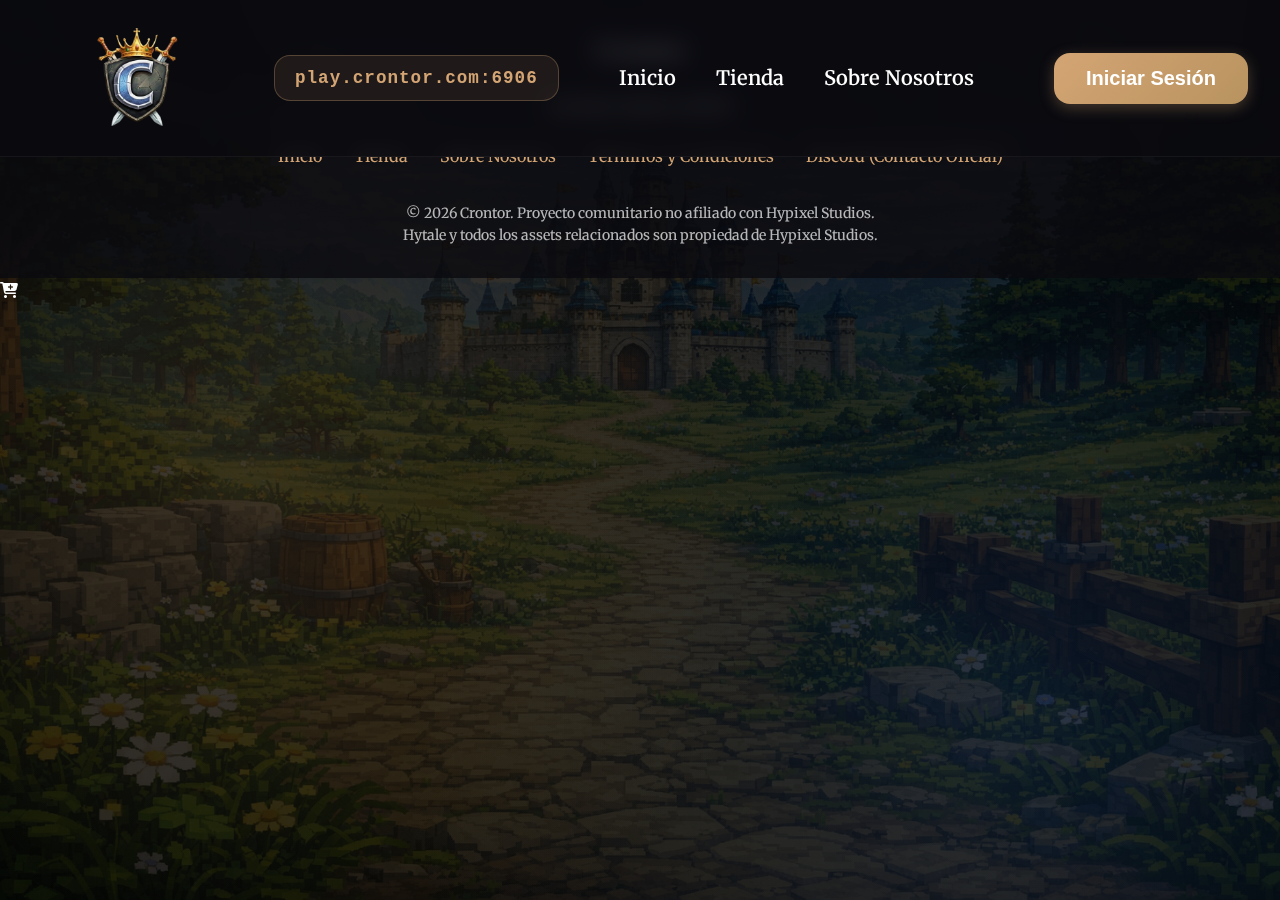
<file: index.html>
<!doctype html>
<html lang="es">

<head>
  <meta charset="UTF-8" />
  <link rel="icon" type="image/png" href="/assets/logo_pequeño.png" />
  <meta name="viewport" content="width=device-width, initial-scale=1.0" />
  <meta name="description" content="Servidor de Hytale en español. Conecta y juega con jugadores hispanohablantes." />
  <title>Crontor - Servidor de Hytale en Español | Juega en Español</title>
  <link rel="preconnect" href="https://fonts.googleapis.com">
  <link rel="preconnect" href="https://fonts.gstatic.com" crossorigin>
  <link
    href="https://fonts.googleapis.com/css2?family=Cinzel:wght@400;600;700;800&family=Merriweather:wght@300;400;700;900&display=swap"
    rel="stylesheet">
  <link rel="stylesheet" href="https://cdnjs.cloudflare.com/ajax/libs/font-awesome/6.5.1/css/all.min.css">
  <script type="module" crossorigin src="/assets/index-BkR8H3P0.js"></script>
  <link rel="stylesheet" crossorigin href="/assets/index-DOP08DAO.css">
</head>

<body>
  <div id="root"></div>
</body>

</html>
</file>
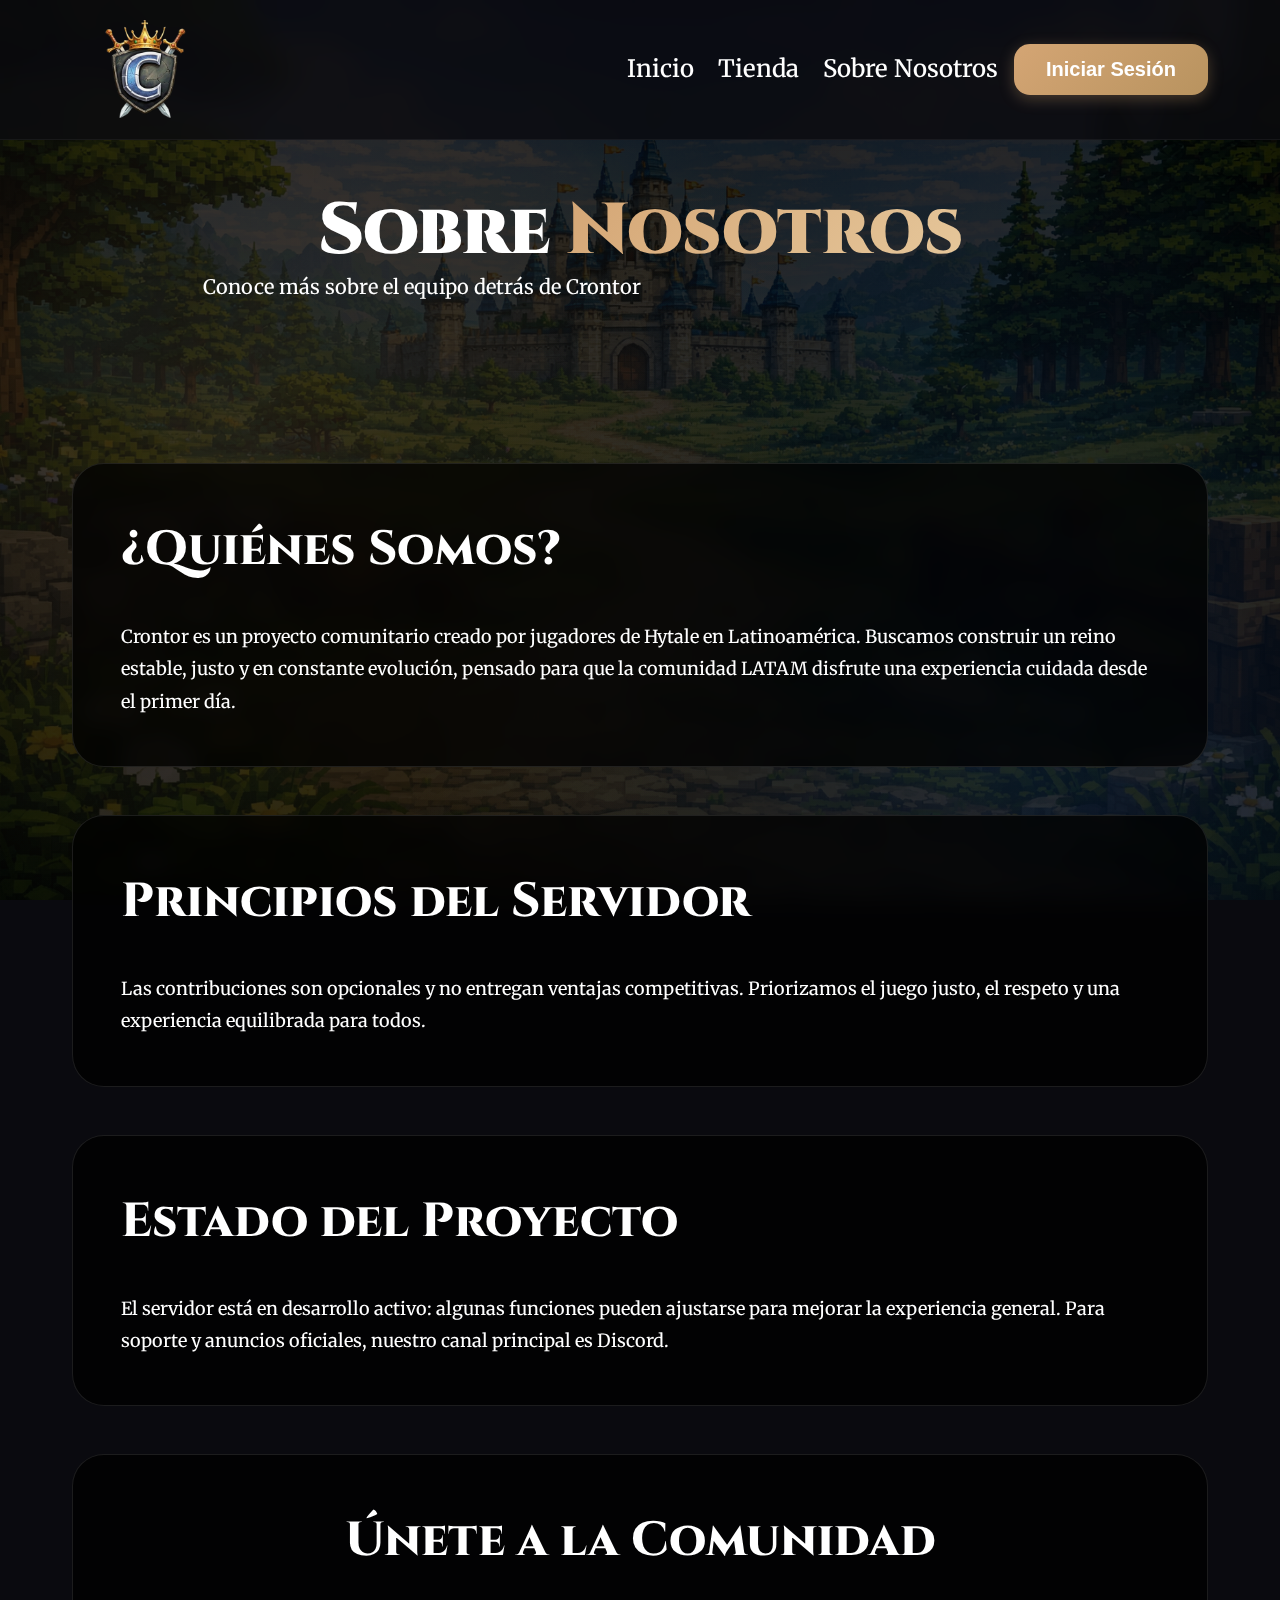
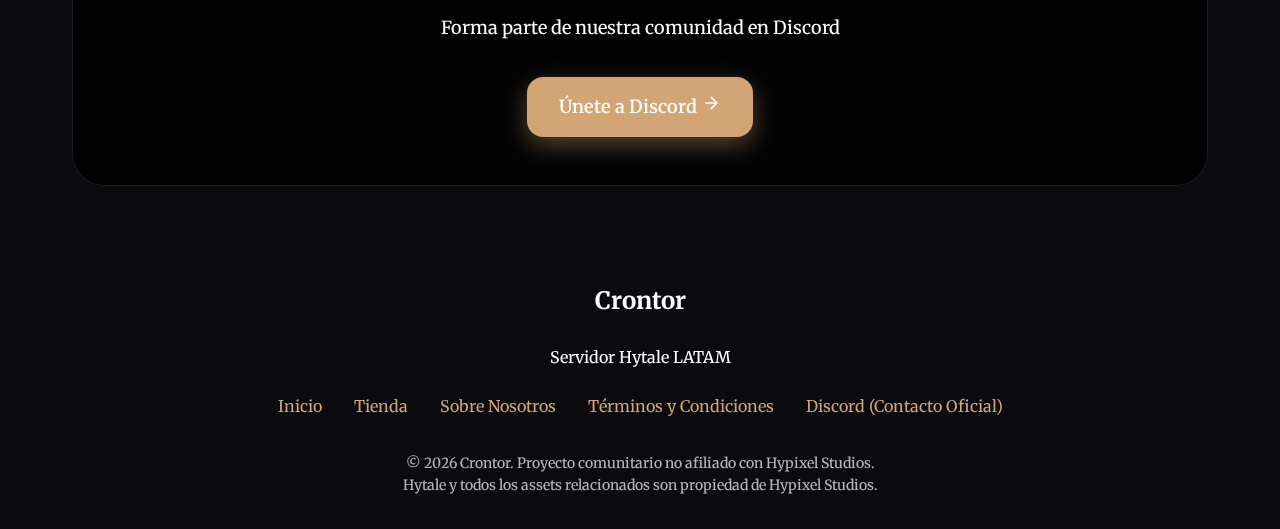
<file: about.html>
<!DOCTYPE html>
<html lang="es">

<head>
    <meta charset="UTF-8">
    <meta name="viewport" content="width=device-width, initial-scale=1.0">
    <title>Sobre Nosotros - Servidor Hytale LATAM</title>
    <link rel="stylesheet" href="styles.css">
    <link rel="preconnect" href="https://fonts.googleapis.com">
    <link rel="preconnect" href="https://fonts.gstatic.com" crossorigin>
    <link
        href="https://fonts.googleapis.com/css2?family=Cinzel:wght@400;600;700;800&family=Merriweather:wght@300;400;700;900&display=swap"
        rel="stylesheet">
</head>

<body>
    <!-- Animated Background -->
    <div class="bg-grid"></div>
    <div class="bg-gradient"></div>

    <!-- Header -->
    <header class="header">
        <nav class="nav-container">
            <div class="logo">
                <a href="index.html">
                    <img src="imagenes_hytale/logo_pequeño.png" alt="Crontor" style="height: 140px;">
                </a>
            </div>
            <div class="nav-links">
                <a href="index.html" class="nav-link">Inicio</a>
                <a href="store.html" class="nav-link">Tienda</a>
                <a href="about.html" class="nav-link">Sobre Nosotros</a>
                <!-- User Profile (shown when logged in) -->
                <div id="user-profile" class="user-profile" style="display: none;">
                    <div class="user-info">
                        <span class="user-rank">Aldeano</span>
                        <span class="user-name" id="user-name">Usuario</span>
                    </div>
                    <button onclick="logout()" class="btn-logout" title="Cerrar sesión">
                        <svg width="18" height="18" viewBox="0 0 24 24" fill="none" stroke="currentColor"
                            stroke-width="2">
                            <path d="M9 21H5a2 2 0 0 1-2-2V5a2 2 0 0 1 2-2h4M16 17l5-5-5-5M21 12H9" />
                        </svg>
                    </button>
                </div>
            </div>
            <!-- Login Button (shown when not logged in) -->
            <button id="login-btn" onclick="openModal('login-modal')" class="btn btn-primary">Iniciar
                Sesión</button>
            </div>
        </nav>
    </header>

    <!-- Hero Section -->
    <section class="hero" style="padding-top: 12rem; padding-bottom: 3rem;">
        <div class="container">
            <h1 class="hero-title">
                Sobre <span class="gradient-text">Nosotros</span>
            </h1>
            <p class="hero-description">
                Conoce más sobre el equipo detrás de Crontor
            </p>
        </div>
    </section>

    <!-- About Content -->
    <section class="section">
        <div class="container">
            <!-- ¿Quiénes somos? -->
            <div class="glass-card" style="padding: var(--spacing-xl); margin-bottom: var(--spacing-xl);">
                <h2 class="section-title" style="text-align: left; margin-bottom: var(--spacing-lg);">¿Quiénes Somos?
                </h2>
                <p style="font-size: 1.125rem; line-height: 1.8;">
                    Crontor es un proyecto comunitario creado por jugadores de Hytale en Latinoamérica. Buscamos
                    construir un reino estable, justo y en constante evolución, pensado para que la comunidad LATAM
                    disfrute una experiencia cuidada desde el primer día.
                </p>
            </div>

            <!-- Principios del servidor -->
            <div class="glass-card" style="padding: var(--spacing-xl); margin-bottom: var(--spacing-xl);">
                <h2 class="section-title" style="text-align: left; margin-bottom: var(--spacing-lg);">Principios del
                    Servidor</h2>
                <p style="font-size: 1.125rem; line-height: 1.8;">
                    Las contribuciones son opcionales y no entregan ventajas competitivas. Priorizamos el juego justo,
                    el respeto y una experiencia equilibrada para todos.
                </p>
            </div>

            <!-- Estado del proyecto -->
            <div class="glass-card" style="padding: var(--spacing-xl); margin-bottom: var(--spacing-xl);">
                <h2 class="section-title" style="text-align: left; margin-bottom: var(--spacing-lg);">Estado del
                    Proyecto</h2>
                <p style="font-size: 1.125rem; line-height: 1.8;">
                    El servidor está en desarrollo activo: algunas funciones pueden ajustarse para mejorar la
                    experiencia general. Para soporte y anuncios oficiales, nuestro canal principal es Discord.
                </p>
            </div>

            <!-- Contact CTA -->
            <div class="glass-card" style="padding: var(--spacing-xl); text-align: center;">
                <h2 class="section-title" style="margin-bottom: var(--spacing-lg);">Únete a la Comunidad</h2>
                <p style="font-size: 1.125rem; line-height: 1.8; margin-bottom: var(--spacing-lg);">
                    Forma parte de nuestra comunidad en Discord
                </p>
                <a href="https://discord.gg/6cc8HaNAQk" class="btn btn-hero" target="_blank">
                    Únete a Discord
                    <svg class="btn-icon" width="20" height="20" viewBox="0 0 24 24" fill="none" stroke="currentColor"
                        stroke-width="2">
                        <path d="M5 12h14M12 5l7 7-7 7" />
                    </svg>
                </a>
            </div>
        </div>
    </section>

    <!-- Footer -->
    <footer class="footer">
        <div class="container">
            <div style="text-align: center; margin-bottom: var(--spacing-lg);">
                <h3 style="font-size: 1.5rem; margin-bottom: var(--spacing-md);">Crontor</h3>
                <p style="margin-bottom: var(--spacing-md);">Servidor Hytale LATAM</p>
                <div style="display: flex; gap: var(--spacing-lg); justify-content: center; flex-wrap: wrap;">
                    <a href="index.html" style="color: var(--color-accent); text-decoration: none;">Inicio</a>
                    <a href="store.html" style="color: var(--color-accent); text-decoration: none;">Tienda</a>
                    <a href="about.html" style="color: var(--color-accent); text-decoration: none;">Sobre Nosotros</a>
                    <a href="terms.html" style="color: var(--color-accent); text-decoration: none;">Términos y
                        Condiciones</a>
                    <a href="https://discord.gg/6cc8HaNAQk" target="_blank"
                        style="color: var(--color-accent); text-decoration: none;">Discord (Contacto Oficial)</a>
                </div>
            </div>
            <p class="footer-text" style="font-size: 0.875rem; opacity: 0.7;">
                © 2026 Crontor. Proyecto comunitario no afiliado con Hypixel Studios.<br>
                Hytale y todos los assets relacionados son propiedad de Hypixel Studios.
            </p>
        </div>
    </footer>

    <script src="script.js"></script>
</body>

</html>
</file>
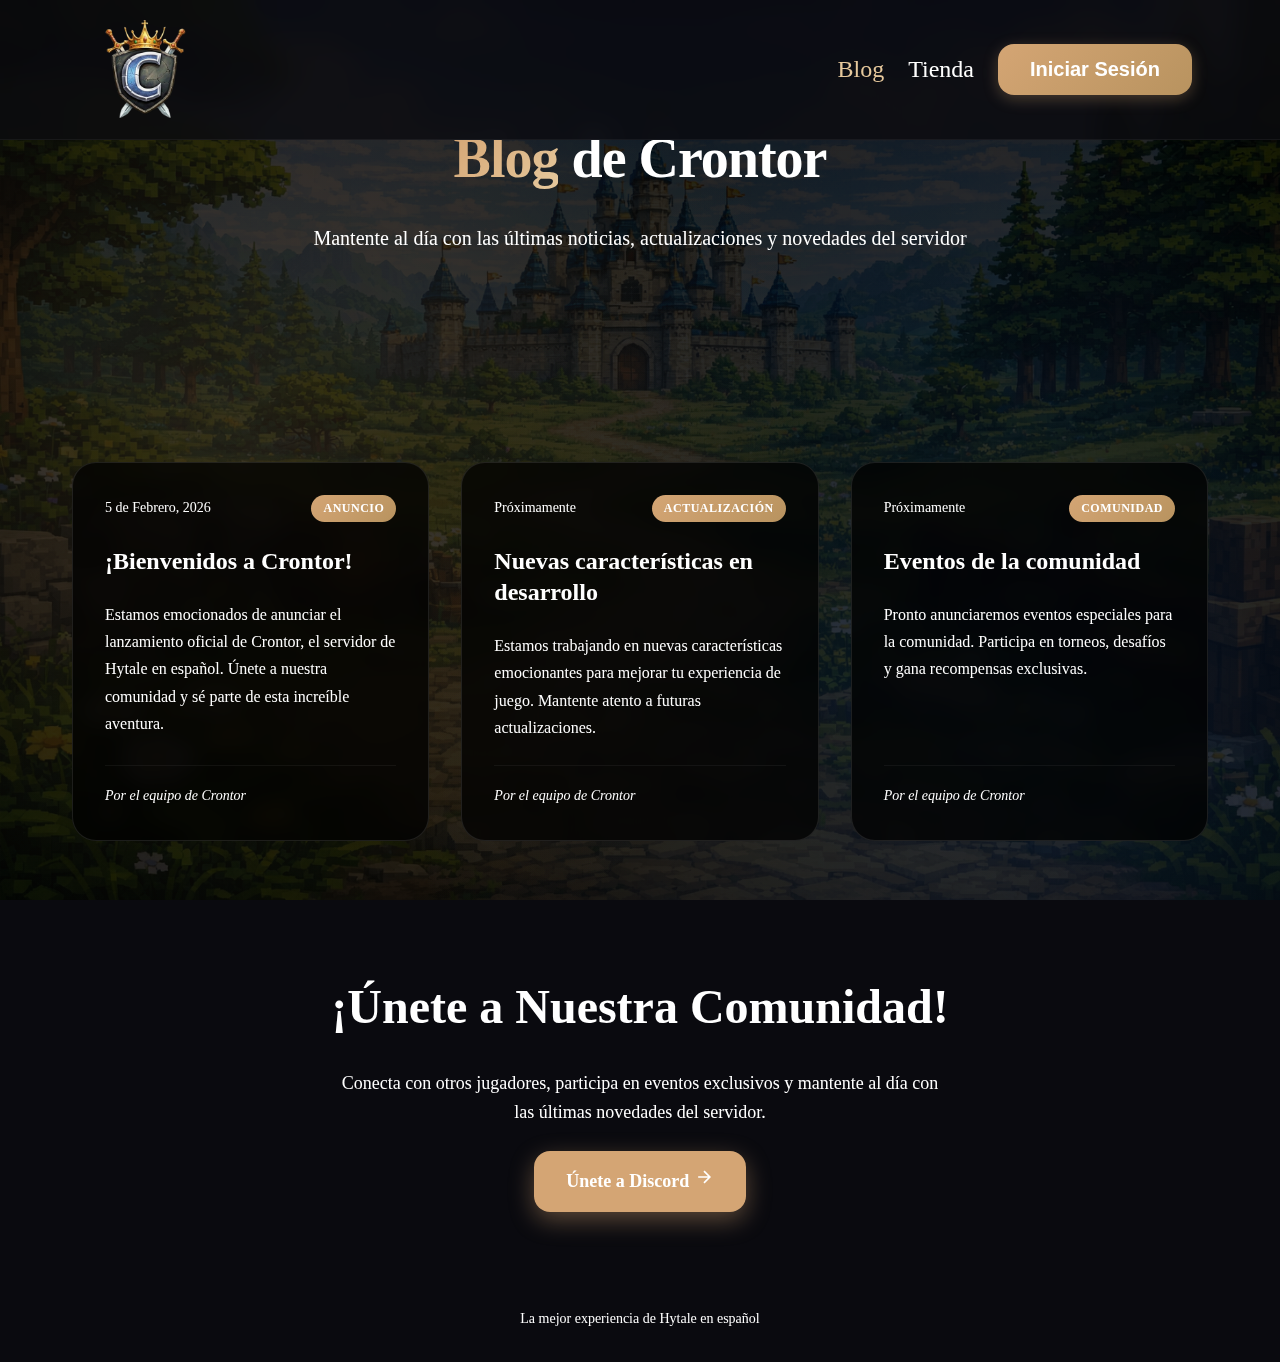
<file: blog.html>
<!DOCTYPE html>
<html lang="es">

<head>
    <meta charset="UTF-8">
    <meta name="viewport" content="width=device-width, initial-scale=1.0">
    <meta name="description"
        content="Blog oficial de Crontor - Noticias, actualizaciones y novedades del servidor de Hytale en español">
    <title>Blog - Crontor</title>
    <link rel="stylesheet" href="styles.css">
    <link rel="preconnect" href="https://fonts.googleapis.com">
    <link rel="preconnect" href="https://fonts.gstatic.com" crossorigin>
    <link
        href="https://fonts.googleapis.com/css2?family=Inter:wght@300;400;500;600;700&family=Orbitron:wght@600;700;800;900&display=swap"
        rel="stylesheet">
</head>

<body>
    <!-- Animated Background -->
    <div class="bg-grid"></div>
    <div class="bg-gradient"></div>

    <!-- Header -->
    <header class="header">
        <nav class="nav-container">
            <div class="logo">
                <a href="index.html">
                    <img src="imagenes_hytale/logo_pequeño.png" alt="Crontor" style="height: 140px;">
                </a>
            </div>
            <div class="nav-links">
                <a href="blog.html" class="nav-link" style="color: var(--color-purple-light);">Blog</a>
                <a href="store.html" class="nav-link">Tienda</a>
                <!-- User Profile (shown when logged in) -->
                <div id="user-profile" class="user-profile" style="display: none;">
                    <div class="user-info">
                        <span class="user-rank">Aldeano</span>
                        <span class="user-name" id="user-name">Usuario</span>
                    </div>
                    <button onclick="logout()" class="btn-logout" title="Cerrar sesión">
                        <svg width="18" height="18" viewBox="0 0 24 24" fill="none" stroke="currentColor"
                            stroke-width="2">
                            <path d="M9 21H5a2 2 0 0 1-2-2V5a2 2 0 0 1 2-2h4M16 17l5-5-5-5M21 12H9" />
                        </svg>
                    </button>
                </div>
                <!-- Login Button (shown when not logged in) -->
                <button id="login-btn" onclick="openModal('login-modal')" class="btn btn-primary">Iniciar
                    Sesión</button>
            </div>
        </nav>
    </header>

    <!-- Blog Hero -->
    <section class="hero" style="padding-top: 8rem; padding-bottom: 3rem;">
        <div class="container">
            <div class="hero-content">
                <h1 class="hero-title animate-fade-in" style="font-size: clamp(2rem, 5vw, 3.5rem);">
                    <span class="gradient-text">Blog</span> de Crontor
                </h1>
                <p class="hero-description animate-fade-in">
                    Mantente al día con las últimas noticias, actualizaciones y novedades del servidor
                </p>
            </div>
        </div>
    </section>

    <!-- Blog Posts Section -->
    <section class="section">
        <div class="container">
            <div class="blog-grid">

                <!-- Blog Post 1 -->
                <article class="blog-post glass-card animate-slide-up">
                    <div class="blog-post-header">
                        <span class="blog-date">5 de Febrero, 2026</span>
                        <span class="blog-category">Anuncio</span>
                    </div>
                    <h2 class="blog-post-title">¡Bienvenidos a Crontor!</h2>
                    <p class="blog-post-excerpt">
                        Estamos emocionados de anunciar el lanzamiento oficial de Crontor, el servidor de Hytale en
                        español.
                        Únete a nuestra comunidad y sé parte de esta increíble aventura.
                    </p>
                    <div class="blog-post-footer">
                        <span class="blog-author">Por el equipo de Crontor</span>
                    </div>
                </article>

                <!-- Blog Post 2 -->
                <article class="blog-post glass-card animate-slide-up">
                    <div class="blog-post-header">
                        <span class="blog-date">Próximamente</span>
                        <span class="blog-category">Actualización</span>
                    </div>
                    <h2 class="blog-post-title">Nuevas características en desarrollo</h2>
                    <p class="blog-post-excerpt">
                        Estamos trabajando en nuevas características emocionantes para mejorar tu experiencia de juego.
                        Mantente atento a futuras actualizaciones.
                    </p>
                    <div class="blog-post-footer">
                        <span class="blog-author">Por el equipo de Crontor</span>
                    </div>
                </article>

                <!-- Blog Post 3 -->
                <article class="blog-post glass-card animate-slide-up">
                    <div class="blog-post-header">
                        <span class="blog-date">Próximamente</span>
                        <span class="blog-category">Comunidad</span>
                    </div>
                    <h2 class="blog-post-title">Eventos de la comunidad</h2>
                    <p class="blog-post-excerpt">
                        Pronto anunciaremos eventos especiales para la comunidad. Participa en torneos,
                        desafíos y gana recompensas exclusivas.
                    </p>
                    <div class="blog-post-footer">
                        <span class="blog-author">Por el equipo de Crontor</span>
                    </div>
                </article>

            </div>
        </div>
    </section>

    <!-- Footer CTA -->
    <section class="footer-cta">
        <div class="container">
            <div class="cta-content">
                <h2 class="cta-title">¡Únete a Nuestra Comunidad!</h2>
                <p class="cta-description">
                    Conecta con otros jugadores, participa en eventos exclusivos y mantente al día con las últimas
                    novedades del servidor.
                </p>
                <a href="https://discord.gg/6cc8HaNAQk" class="btn btn-hero" target="_blank">
                    Únete a Discord
                    <svg class="btn-icon" width="20" height="20" viewBox="0 0 24 24" fill="none" stroke="currentColor"
                        stroke-width="2">
                        <path d="M5 12h14M12 5l7 7-7 7" />
                    </svg>
                </a>
            </div>
        </div>
    </section>

    <!-- Footer -->
    <footer class="footer">
        <div class="container">
            <p class="footer-text">La mejor experiencia de Hytale en español</p>
        </div>
    </footer>

    <!-- Login Modal -->
    <div id="login-modal" class="modal" style="display: none;">
        <div class="modal-overlay" onclick="closeModal('login-modal')"></div>
        <div class="modal-content glass-card">
            <div class="modal-header">
                <h2 class="modal-title">Iniciar Sesión</h2>
                <button onclick="closeModal('login-modal')" class="modal-close">&times;</button>
            </div>
            <form class="auth-form" onsubmit="handleLogin(event)">
                <div class="form-group">
                    <label for="login-username">Usuario de Hytale</label>
                    <input type="text" id="login-username" placeholder="Tu nombre de usuario" required>
                </div>
                <div class="form-group">
                    <label for="login-password">Contraseña</label>
                    <input type="password" id="login-password" placeholder="Tu contraseña" required>
                </div>
                <button type="submit" class="btn btn-primary"
                    style="width: 100%; justify-content: center;">Entrar</button>
            </form>
            <div class="auth-divider">
                <span>o</span>
            </div>
            <button onclick="switchToRegister()" class="btn-text">¿No tienes cuenta? Regístrate</button>
        </div>
    </div>

    <!-- Register Modal -->
    <div id="register-modal" class="modal" style="display: none;">
        <div class="modal-overlay" onclick="closeModal('register-modal')"></div>
        <div class="modal-content glass-card">
            <div class="modal-header">
                <h2 class="modal-title">Crear Cuenta</h2>
                <button onclick="closeModal('register-modal')" class="modal-close">&times;</button>
            </div>
            <form class="auth-form" onsubmit="handleRegister(event)">
                <div class="form-group">
                    <label for="register-username">Usuario de Hytale</label>
                    <input type="text" id="register-username" placeholder="Elige tu nombre de usuario" required>
                </div>
                <div class="form-group">
                    <label for="register-password">Contraseña</label>
                    <input type="password" id="register-password" placeholder="Crea una contraseña" required>
                </div>
                <div class="form-group">
                    <label for="register-confirm">Confirmar Contraseña</label>
                    <input type="password" id="register-confirm" placeholder="Confirma tu contraseña" required>
                </div>
                <button type="submit" class="btn btn-primary"
                    style="width: 100%; justify-content: center;">Registrarse</button>
            </form>
            <div class="auth-divider">
                <span>o</span>
            </div>
            <button onclick="switchToLogin()" class="btn-text">¿Ya tienes cuenta? Inicia sesión</button>
        </div>
    </div>

    <script src="script.js"></script>
</body>

</html>
</file>
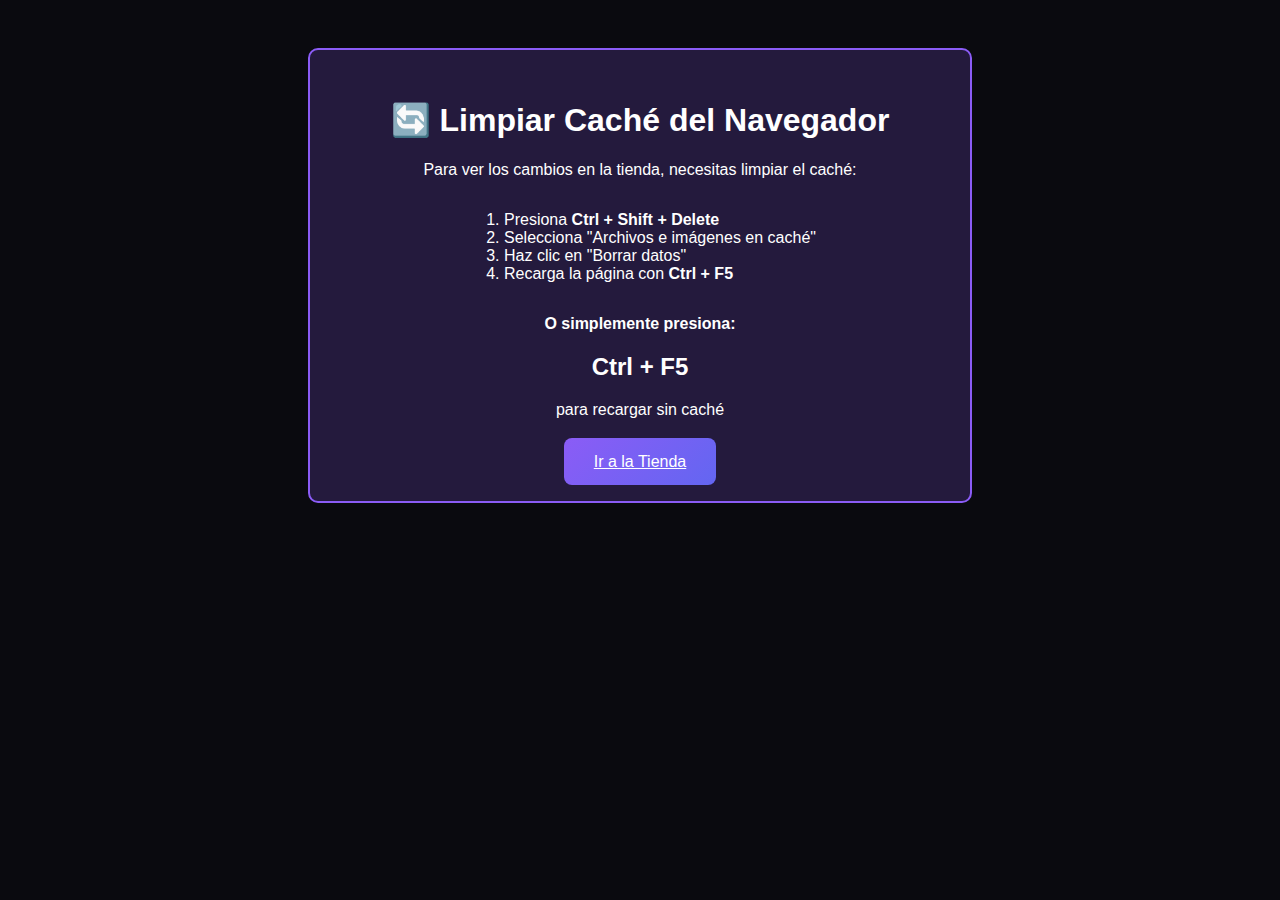
<file: clear_cache.html>
<!DOCTYPE html>
<html lang="es">

<head>
    <meta charset="UTF-8">
    <meta name="viewport" content="width=device-width, initial-scale=1.0">
    <title>Test - Limpiar Caché</title>
    <style>
        body {
            background: #0a0a0f;
            color: white;
            font-family: Arial, sans-serif;
            padding: 40px;
            text-align: center;
        }

        .box {
            background: rgba(139, 92, 246, 0.2);
            border: 2px solid #8b5cf6;
            padding: 30px;
            border-radius: 10px;
            max-width: 600px;
            margin: 0 auto;
        }

        .btn {
            background: linear-gradient(135deg, #8b5cf6, #6366f1);
            color: white;
            padding: 15px 30px;
            border: none;
            border-radius: 8px;
            font-size: 16px;
            cursor: pointer;
            margin: 10px;
        }

        .btn:hover {
            transform: translateY(-2px);
        }
    </style>
</head>

<body>
    <div class="box">
        <h1>🔄 Limpiar Caché del Navegador</h1>
        <p>Para ver los cambios en la tienda, necesitas limpiar el caché:</p>
        <ol style="text-align: left; display: inline-block;">
            <li>Presiona <strong>Ctrl + Shift + Delete</strong></li>
            <li>Selecciona "Archivos e imágenes en caché"</li>
            <li>Haz clic en "Borrar datos"</li>
            <li>Recarga la página con <strong>Ctrl + F5</strong></li>
        </ol>
        <p><strong>O simplemente presiona:</strong></p>
        <h2>Ctrl + F5</h2>
        <p>para recargar sin caché</p>
        <br>
        <a href="store.html" class="btn">Ir a la Tienda</a>
    </div>

    <script>
        console.log('Script actualizado - Versión: ' + new Date().toISOString());
    </script>
</body>

</html>
</file>
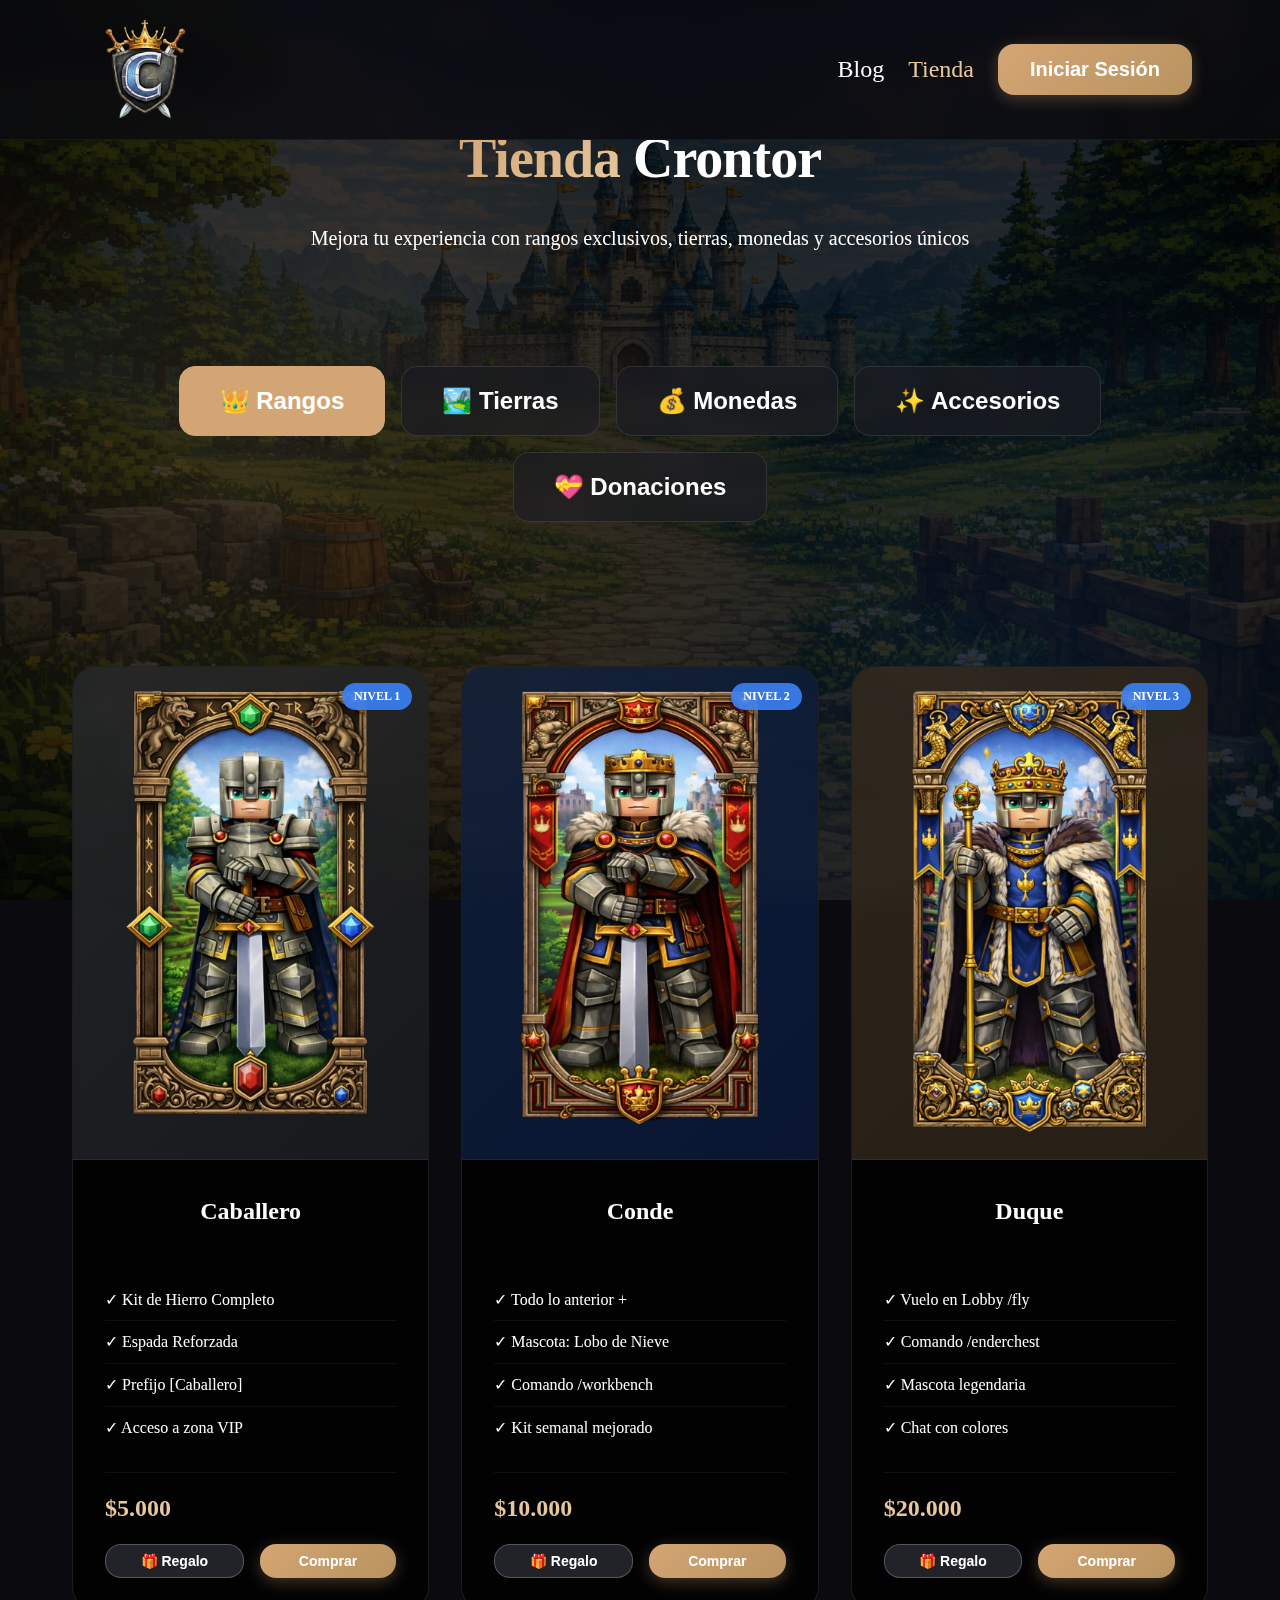
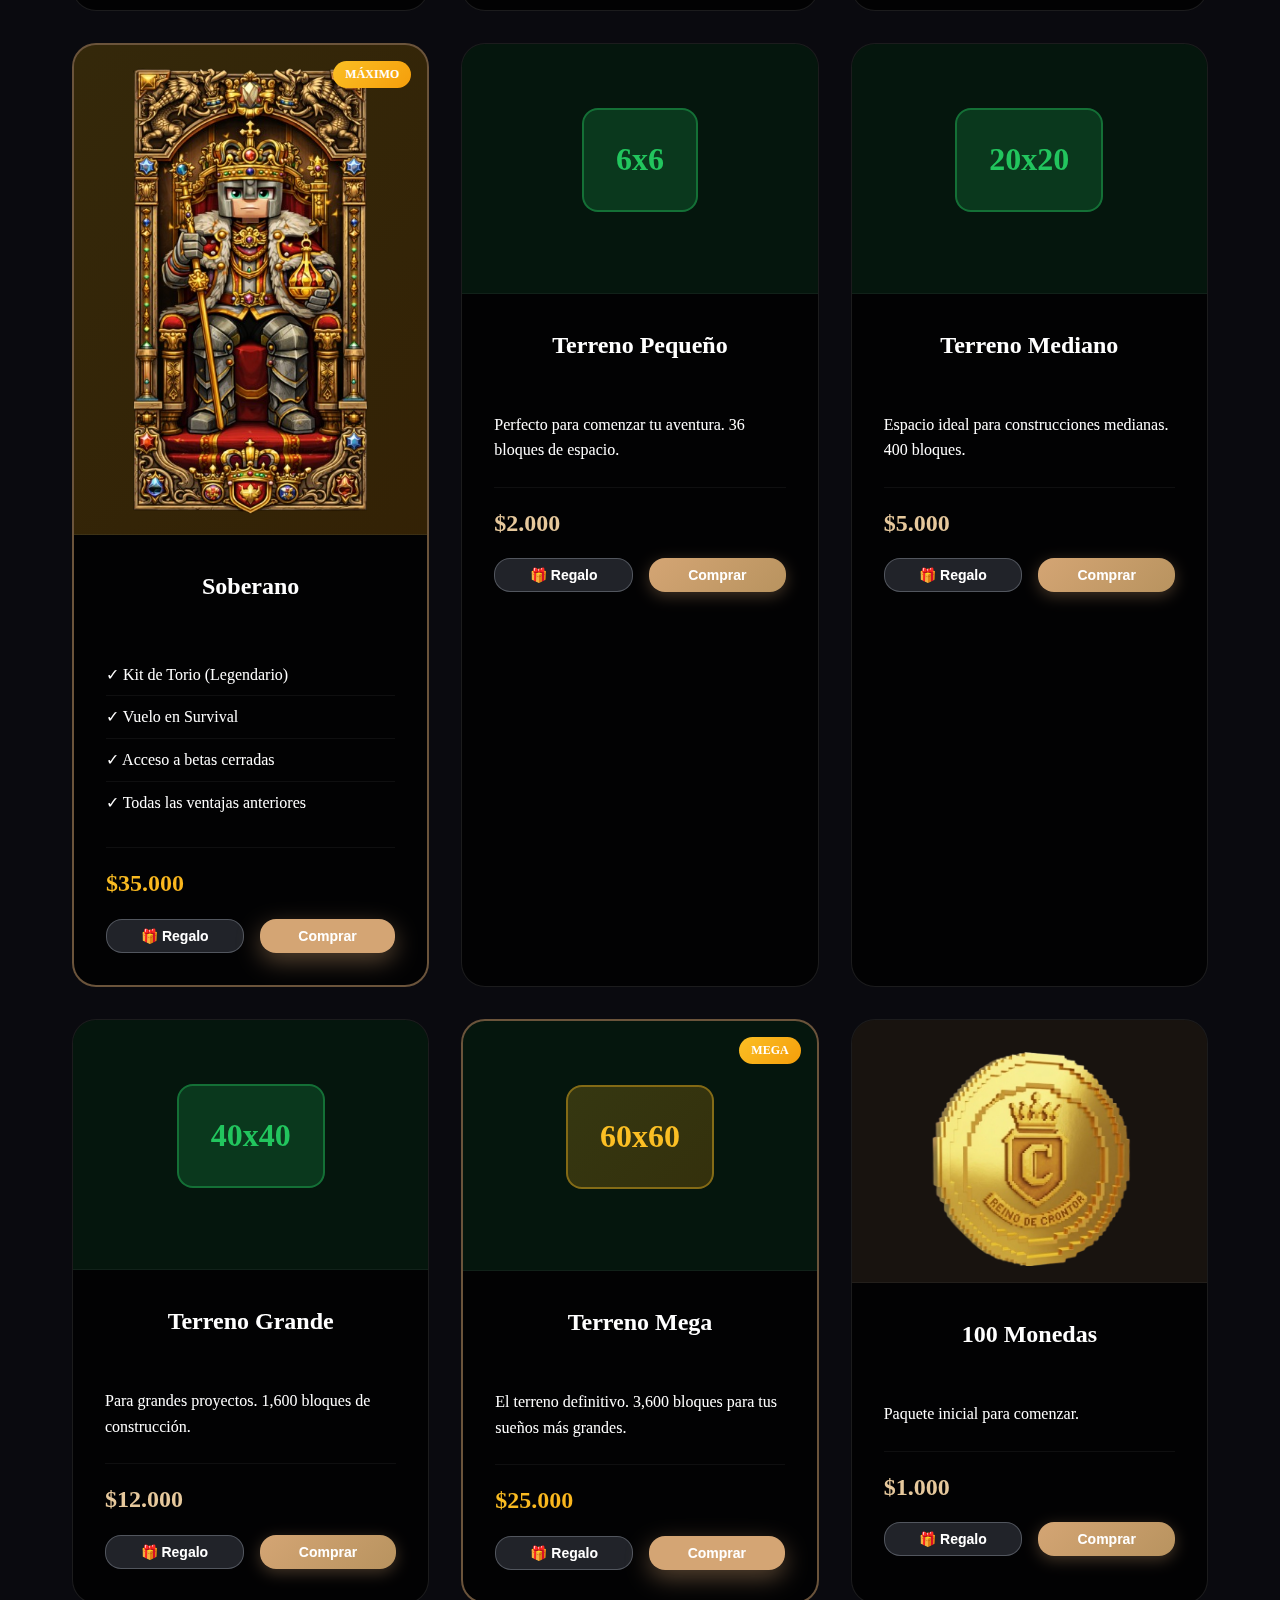
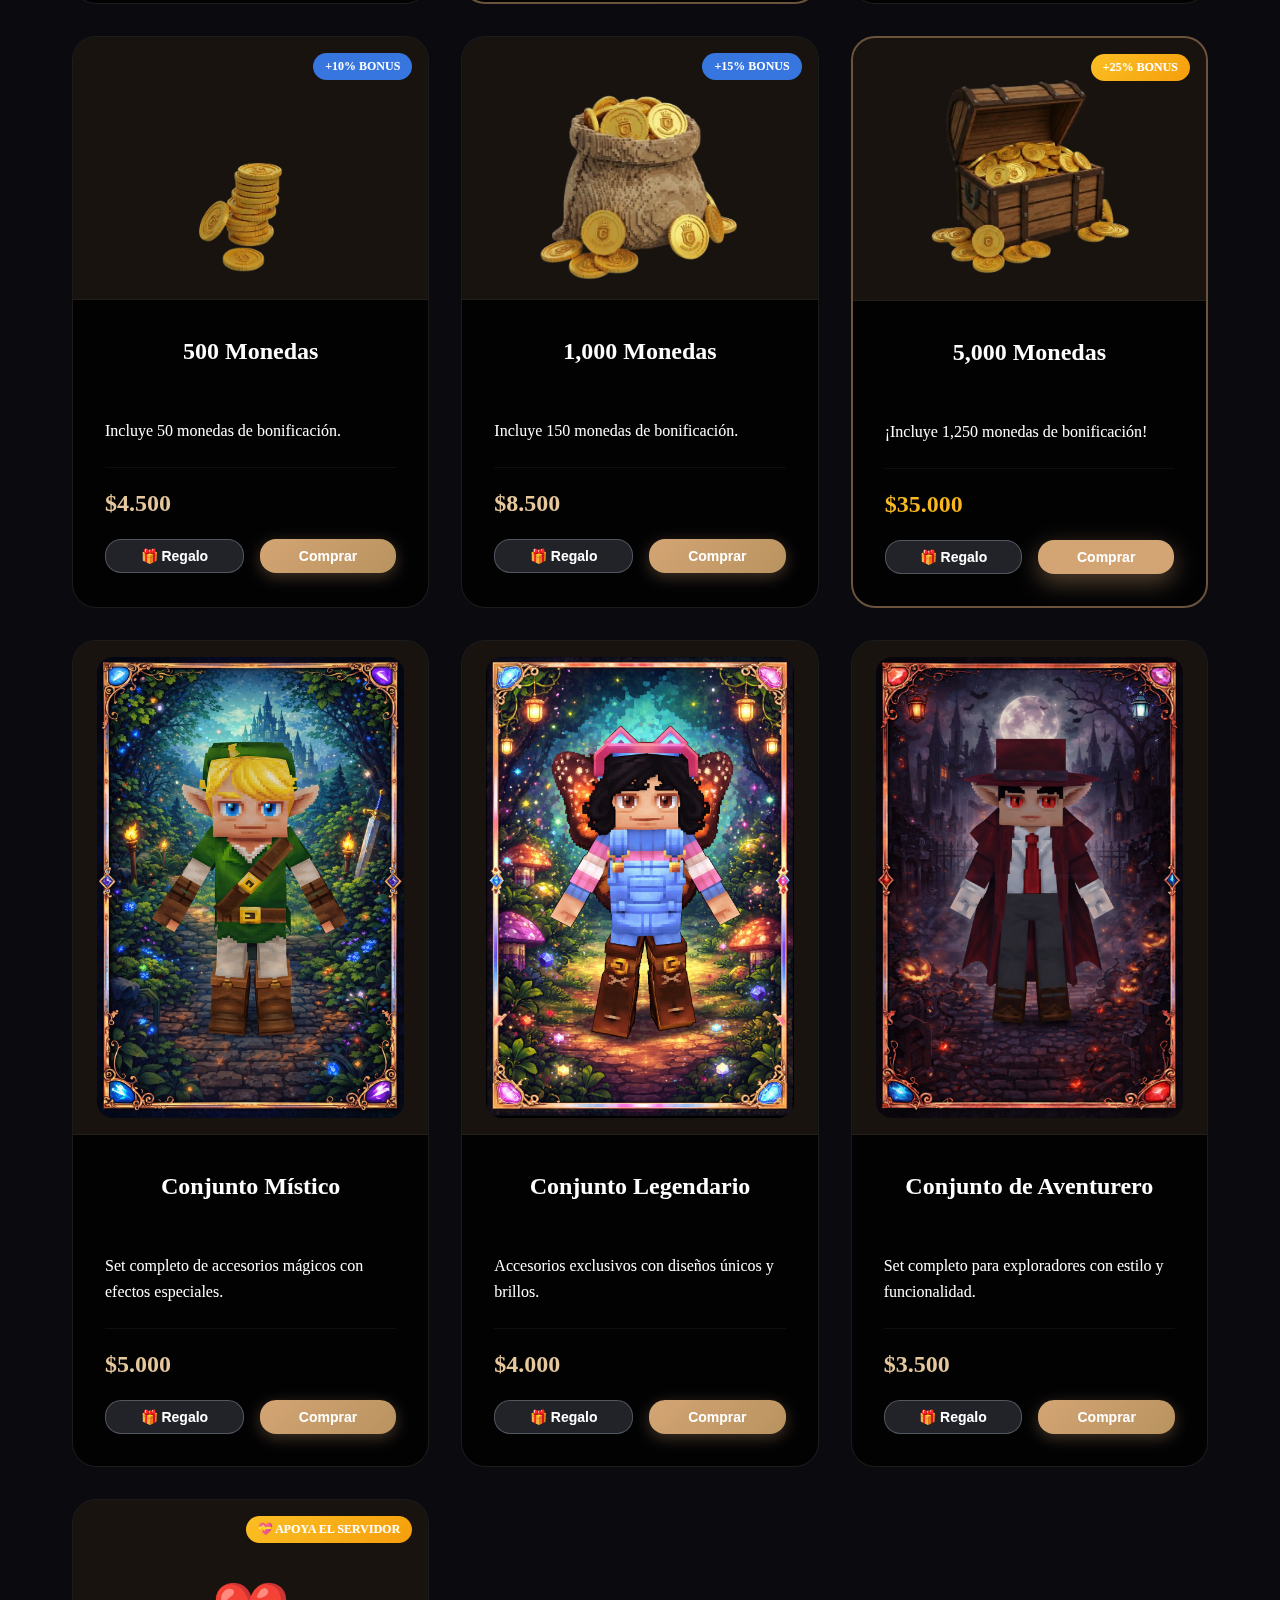
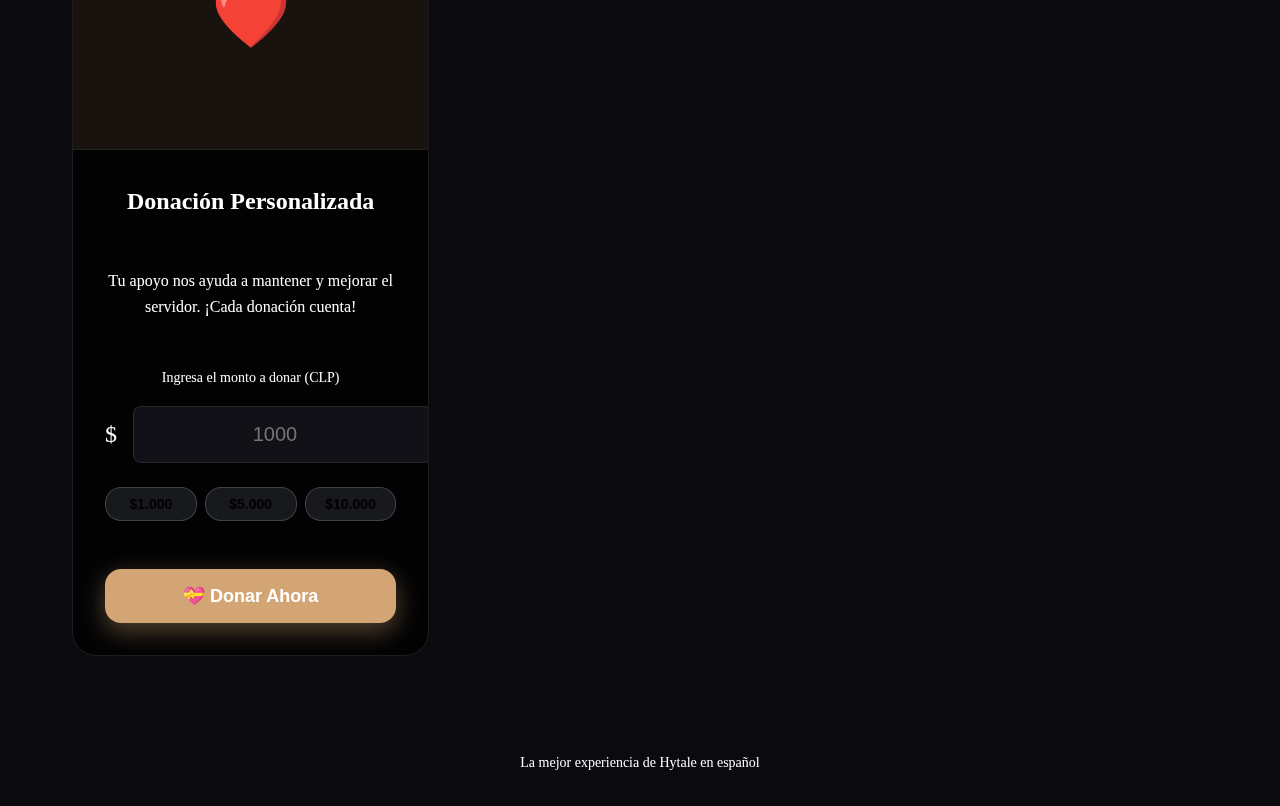
<file: store.html>
<!DOCTYPE html>
<html lang="es">

<head>
    <meta charset="UTF-8">
    <meta name="viewport" content="width=device-width, initial-scale=1.0">
    <meta name="description" content="Tienda oficial de Crontor - Compra rangos, tierras, monedas y accesorios">
    <title>Tienda - Crontor</title>
    <link rel="stylesheet" href="styles.css">
    <link rel="preconnect" href="https://fonts.googleapis.com">
    <link rel="preconnect" href="https://fonts.gstatic.com" crossorigin>
    <link
        href="https://fonts.googleapis.com/css2?family=Inter:wght@300;400;500;600;700&family=Orbitron:wght@600;700;800;900&display=swap"
        rel="stylesheet">
</head>

<body>
    <!-- Animated Background -->
    <div class="bg-grid"></div>
    <div class="bg-gradient"></div>

    <!-- Header -->
    <header class="header">
        <nav class="nav-container">
            <div class="logo">
                <a href="index.html">
                    <img src="imagenes_hytale/logo_pequeño.png" alt="Crontor" style="height: 140px;">
                </a>
            </div>
            <div class="nav-links">
                <a href="blog.html" class="nav-link">Blog</a>
                <a href="store.html" class="nav-link" style="color: var(--color-purple-light);">Tienda</a>
                <!-- User Profile (shown when logged in) -->
                <div id="user-profile" class="user-profile" style="display: none;">
                    <div class="user-info">
                        <span class="user-rank">Aldeano</span>
                        <span class="user-name" id="user-name">Usuario</span>
                    </div>
                    <button onclick="logout()" class="btn-logout" title="Cerrar sesión">
                        <svg width="18" height="18" viewBox="0 0 24 24" fill="none" stroke="currentColor"
                            stroke-width="2">
                            <path d="M9 21H5a2 2 0 0 1-2-2V5a2 2 0 0 1 2-2h4M16 17l5-5-5-5M21 12H9" />
                        </svg>
                    </button>
                </div>
                <!-- Login Button (shown when not logged in) -->
                <button id="login-btn" onclick="openModal('login-modal')" class="btn btn-primary">Iniciar
                    Sesión</button>
            </div>
        </nav>
    </header>

    <!-- Store Hero -->
    <section class="hero" style="padding-top: 8rem; padding-bottom: 3rem;">
        <div class="container">
            <div class="hero-content">
                <h1 class="hero-title animate-fade-in" style="font-size: clamp(2rem, 5vw, 3.5rem);">
                    <span class="gradient-text">Tienda</span> Crontor
                </h1>
                <p class="hero-description animate-fade-in">
                    Mejora tu experiencia con rangos exclusivos, tierras, monedas y accesorios únicos
                </p>
            </div>
        </div>
    </section>

    <!-- Category Filter -->
    <section class="section" style="padding-top: 1rem;">
        <div class="container">
            <div class="category-filter">
                <button class="category-btn active" onclick="filterCategory('rangos')">
                    👑 Rangos
                </button>
                <button class="category-btn" onclick="filterCategory('tierras')">
                    🏞️ Tierras
                </button>
                <button class="category-btn" onclick="filterCategory('monedas')">
                    💰 Monedas
                </button>
                <button class="category-btn" onclick="filterCategory('accesorios')">
                    ✨ Accesorios
                </button>
                <button class="category-btn" onclick="filterCategory('donaciones')">
                    💝 Donaciones
                </button>
            </div>
        </div>
    </section>

    <!-- Products Grid -->
    <section class="section" style="padding-top: 2rem;">
        <div class="container">
            <div class="products-grid" id="products-grid">

                <!-- RANGOS -->
                <div class="product-card glass-card animate-slide-up" data-category="rangos">
                    <div class="product-badge">Nivel 1</div>
                    <div class="product-header rank-caballero">
                        <img src="imagenes_hytale/Caballero.png" alt="Caballero" class="product-image">
                    </div>
                    <div class="product-body">
                        <h3 class="product-title" style="text-align: center; margin-bottom: var(--spacing-md);">
                            Caballero</h3>
                        <ul class="product-features">
                            <li>✓ Kit de Hierro Completo</li>
                            <li>✓ Espada Reforzada</li>
                            <li>✓ Prefijo [Caballero]</li>
                            <li>✓ Acceso a zona VIP</li>
                        </ul>
                        <div class="product-footer">
                            <span class="product-price">$5.000</span>
                            <div class="product-actions">
                                <button class="btn btn-secondary btn-small"
                                    onclick="openGiftModal('Caballero', 5000)">🎁 Regalo</button>
                                <button class="btn btn-primary btn-small"
                                    onclick="openCheckout('Caballero', 5000)">Comprar</button>
                            </div>
                        </div>
                    </div>
                </div>

                <div class="product-card glass-card animate-slide-up" data-category="rangos">
                    <div class="product-badge">Nivel 2</div>
                    <div class="product-header rank-conde">
                        <img src="imagenes_hytale/Conde.png" alt="Conde" class="product-image">
                    </div>
                    <div class="product-body">
                        <h3 class="product-title" style="text-align: center; margin-bottom: var(--spacing-md);">Conde
                        </h3>
                        <ul class="product-features">
                            <li>✓ Todo lo anterior +</li>
                            <li>✓ Mascota: Lobo de Nieve</li>
                            <li>✓ Comando /workbench</li>
                            <li>✓ Kit semanal mejorado</li>
                        </ul>
                        <div class="product-footer">
                            <span class="product-price">$10.000</span>
                            <div class="product-actions">
                                <button class="btn btn-secondary btn-small" onclick="openGiftModal('Conde', 10000)">🎁
                                    Regalo</button>
                                <button class="btn btn-primary btn-small"
                                    onclick="openCheckout('Conde', 10000)">Comprar</button>
                            </div>
                        </div>
                    </div>
                </div>

                <div class="product-card glass-card animate-slide-up" data-category="rangos">
                    <div class="product-badge">Nivel 3</div>
                    <div class="product-header rank-duque">
                        <img src="imagenes_hytale/Duque.png" alt="Duque" class="product-image">
                    </div>
                    <div class="product-body">
                        <h3 class="product-title" style="text-align: center; margin-bottom: var(--spacing-md);">Duque
                        </h3>
                        <ul class="product-features">
                            <li>✓ Vuelo en Lobby /fly</li>
                            <li>✓ Comando /enderchest</li>
                            <li>✓ Mascota legendaria</li>
                            <li>✓ Chat con colores</li>
                        </ul>
                        <div class="product-footer">
                            <span class="product-price">$20.000</span>
                            <div class="product-actions">
                                <button class="btn btn-secondary btn-small" onclick="openGiftModal('Duque', 20000)">🎁
                                    Regalo</button>
                                <button class="btn btn-primary btn-small"
                                    onclick="openCheckout('Duque', 20000)">Comprar</button>
                            </div>
                        </div>
                    </div>
                </div>

                <div class="product-card glass-card animate-slide-up premium-card" data-category="rangos">
                    <div class="product-badge premium">Máximo</div>
                    <div class="product-header rank-soberano">
                        <img src="imagenes_hytale/Soberano.png" alt="Soberano" class="product-image">
                    </div>
                    <div class="product-body">
                        <h3 class="product-title" style="text-align: center; margin-bottom: var(--spacing-md);">Soberano
                        </h3>
                        <ul class="product-features">
                            <li>✓ Kit de Torio (Legendario)</li>
                            <li>✓ Vuelo en Survival</li>
                            <li>✓ Acceso a betas cerradas</li>
                            <li>✓ Todas las ventajas anteriores</li>
                        </ul>
                        <div class="product-footer">
                            <span class="product-price premium">$35.000</span>
                            <div class="product-actions">
                                <button class="btn btn-secondary btn-small"
                                    onclick="openGiftModal('Soberano', 35000)">🎁 Regalo</button>
                                <button class="btn btn-hero btn-small"
                                    onclick="openCheckout('Soberano', 35000)">Comprar</button>
                            </div>
                        </div>
                    </div>
                </div>

                <!-- TIERRAS -->
                <div class="product-card glass-card animate-slide-up" data-category="tierras">
                    <div class="product-header land-header">
                        <div class="land-visual">6x6</div>
                    </div>
                    <div class="product-body">
                        <h3 class="product-title" style="text-align: center; margin-bottom: var(--spacing-md);">Terreno
                            Pequeño</h3>
                        <p class="product-description">Perfecto para comenzar tu aventura. 36 bloques de espacio.</p>
                        <div class="product-footer">
                            <span class="product-price">$2.000</span>
                            <div class="product-actions">
                                <button class="btn btn-secondary btn-small"
                                    onclick="openGiftModal('Terreno 6x6', 2000)">🎁 Regalo</button>
                                <button class="btn btn-primary btn-small"
                                    onclick="openCheckout('Terreno 6x6', 2000)">Comprar</button>
                            </div>
                        </div>
                    </div>
                </div>

                <div class="product-card glass-card animate-slide-up" data-category="tierras">
                    <div class="product-header land-header">
                        <div class="land-visual">20x20</div>
                    </div>
                    <div class="product-body">
                        <h3 class="product-title" style="text-align: center; margin-bottom: var(--spacing-md);">Terreno
                            Mediano</h3>
                        <p class="product-description">Espacio ideal para construcciones medianas. 400 bloques.</p>
                        <div class="product-footer">
                            <span class="product-price">$5.000</span>
                            <div class="product-actions">
                                <button class="btn btn-secondary btn-small"
                                    onclick="openGiftModal('Terreno 20x20', 5000)">🎁 Regalo</button>
                                <button class="btn btn-primary btn-small"
                                    onclick="openCheckout('Terreno 20x20', 5000)">Comprar</button>
                            </div>
                        </div>
                    </div>
                </div>

                <div class="product-card glass-card animate-slide-up" data-category="tierras">
                    <div class="product-header land-header">
                        <div class="land-visual">40x40</div>
                    </div>
                    <div class="product-body">
                        <h3 class="product-title" style="text-align: center; margin-bottom: var(--spacing-md);">Terreno
                            Grande</h3>
                        <p class="product-description">Para grandes proyectos. 1,600 bloques de construcción.</p>
                        <div class="product-footer">
                            <span class="product-price">$12.000</span>
                            <div class="product-actions">
                                <button class="btn btn-secondary btn-small"
                                    onclick="openGiftModal('Terreno 40x40', 12000)">🎁 Regalo</button>
                                <button class="btn btn-primary btn-small"
                                    onclick="openCheckout('Terreno 40x40', 12000)">Comprar</button>
                            </div>
                        </div>
                    </div>
                </div>

                <div class="product-card glass-card animate-slide-up premium-card" data-category="tierras">
                    <div class="product-badge premium">Mega</div>
                    <div class="product-header land-header">
                        <div class="land-visual premium">60x60</div>
                    </div>
                    <div class="product-body">
                        <h3 class="product-title" style="text-align: center; margin-bottom: var(--spacing-md);">Terreno
                            Mega</h3>
                        <p class="product-description">El terreno definitivo. 3,600 bloques para tus sueños más grandes.
                        </p>
                        <div class="product-footer">
                            <span class="product-price premium">$25.000</span>
                            <div class="product-actions">
                                <button class="btn btn-secondary btn-small"
                                    onclick="openGiftModal('Terreno 60x60', 25000)">🎁 Regalo</button>
                                <button class="btn btn-hero btn-small"
                                    onclick="openCheckout('Terreno 60x60', 25000)">Comprar</button>
                            </div>
                        </div>
                    </div>
                </div>

                <!-- MONEDAS -->
                <div class="product-card glass-card animate-slide-up" data-category="monedas">
                    <div class="product-header">
                        <img src="imagenes_hytale/moneda1.png" alt="100 Monedas" class="product-image coin-image">
                    </div>
                    <div class="product-body">
                        <h3 class="product-title" style="text-align: center; margin-bottom: var(--spacing-md);">100
                            Monedas</h3>
                        <p class="product-description">Paquete inicial para comenzar.</p>
                        <div class="product-footer">
                            <span class="product-price">$1.000</span>
                            <div class="product-actions">
                                <button class="btn btn-secondary btn-small"
                                    onclick="openGiftModal('100 Monedas', 1000)">🎁 Regalo</button>
                                <button class="btn btn-primary btn-small"
                                    onclick="openCheckout('100 Monedas', 1000)">Comprar</button>
                            </div>
                        </div>
                    </div>
                </div>

                <div class="product-card glass-card animate-slide-up" data-category="monedas">
                    <div class="product-badge">+10% Bonus</div>
                    <div class="product-header">
                        <img src="imagenes_hytale/Varias_monedas.png" alt="500 Monedas"
                            class="product-image coin-image">
                    </div>
                    <div class="product-body">
                        <h3 class="product-title" style="text-align: center; margin-bottom: var(--spacing-md);">500
                            Monedas</h3>
                        <p class="product-description">Incluye 50 monedas de bonificación.</p>
                        <div class="product-footer">
                            <span class="product-price">$4.500</span>
                            <div class="product-actions">
                                <button class="btn btn-secondary btn-small"
                                    onclick="openGiftModal('500 Monedas', 4500)">🎁 Regalo</button>
                                <button class="btn btn-primary btn-small"
                                    onclick="openCheckout('500 Monedas', 4500)">Comprar</button>
                            </div>
                        </div>
                    </div>
                </div>

                <div class="product-card glass-card animate-slide-up" data-category="monedas">
                    <div class="product-badge">+15% Bonus</div>
                    <div class="product-header">
                        <img src="imagenes_hytale/saco_de_monedas.png" alt="1000 Monedas"
                            class="product-image coin-image">
                    </div>
                    <div class="product-body">
                        <h3 class="product-title" style="text-align: center; margin-bottom: var(--spacing-md);">1,000
                            Monedas</h3>
                        <p class="product-description">Incluye 150 monedas de bonificación.</p>
                        <div class="product-footer">
                            <span class="product-price">$8.500</span>
                            <div class="product-actions">
                                <button class="btn btn-secondary btn-small"
                                    onclick="openGiftModal('1000 Monedas', 8500)">🎁 Regalo</button>
                                <button class="btn btn-primary btn-small"
                                    onclick="openCheckout('1000 Monedas', 8500)">Comprar</button>
                            </div>
                        </div>
                    </div>
                </div>

                <div class="product-card glass-card animate-slide-up premium-card" data-category="monedas">
                    <div class="product-badge premium">+25% Bonus</div>
                    <div class="product-header">
                        <img src="imagenes_hytale/cofre_con_monedas.png" alt="5000 Monedas"
                            class="product-image coin-image">
                    </div>
                    <div class="product-body">
                        <h3 class="product-title" style="text-align: center; margin-bottom: var(--spacing-md);">5,000
                            Monedas</h3>
                        <p class="product-description">¡Incluye 1,250 monedas de bonificación!</p>
                        <div class="product-footer">
                            <span class="product-price premium">$35.000</span>
                            <div class="product-actions">
                                <button class="btn btn-secondary btn-small"
                                    onclick="openGiftModal('5000 Monedas', 35000)">🎁 Regalo</button>
                                <button class="btn btn-hero btn-small"
                                    onclick="openCheckout('5000 Monedas', 35000)">Comprar</button>
                            </div>
                        </div>
                    </div>
                </div>

                <!-- ACCESORIOS -->
                <div class="product-card glass-card animate-slide-up" data-category="accesorios">
                    <div class="product-header">
                        <img src="imagenes_hytale/conjunto_accesor1.png" alt="Conjunto Accesorio 1"
                            class="product-image">
                    </div>
                    <div class="product-body">
                        <h3 class="product-title" style="text-align: center; margin-bottom: var(--spacing-md);">Conjunto
                            Místico</h3>
                        <p class="product-description">Set completo de accesorios mágicos con efectos especiales.</p>
                        <div class="product-footer">
                            <span class="product-price">$5.000</span>
                            <div class="product-actions">
                                <button class="btn btn-secondary btn-small"
                                    onclick="openGiftModal('Conjunto Místico', 5000)">🎁 Regalo</button>
                                <button class="btn btn-primary btn-small"
                                    onclick="openCheckout('Conjunto Místico', 5000)">Comprar</button>
                            </div>
                        </div>
                    </div>
                </div>

                <div class="product-card glass-card animate-slide-up" data-category="accesorios">
                    <div class="product-header">
                        <img src="imagenes_hytale/conjunto_accesor2.png" alt="Conjunto Accesorio 2"
                            class="product-image">
                    </div>
                    <div class="product-body">
                        <h3 class="product-title" style="text-align: center; margin-bottom: var(--spacing-md);">Conjunto
                            Legendario</h3>
                        <p class="product-description">Accesorios exclusivos con diseños únicos y brillos.</p>
                        <div class="product-footer">
                            <span class="product-price">$4.000</span>
                            <div class="product-actions">
                                <button class="btn btn-secondary btn-small"
                                    onclick="openGiftModal('Conjunto Legendario', 4000)">🎁 Regalo</button>
                                <button class="btn btn-primary btn-small"
                                    onclick="openCheckout('Conjunto Legendario', 4000)">Comprar</button>
                            </div>
                        </div>
                    </div>
                </div>

                <div class="product-card glass-card animate-slide-up" data-category="accesorios">
                    <div class="product-header">
                        <img src="imagenes_hytale/conjunto_accesor3.png" alt="Conjunto Accesorio 3"
                            class="product-image">
                    </div>
                    <div class="product-body">
                        <h3 class="product-title" style="text-align: center; margin-bottom: var(--spacing-md);">Conjunto
                            de Aventurero</h3>
                        <p class="product-description">Set completo para exploradores con estilo y funcionalidad.</p>
                        <div class="product-footer">
                            <span class="product-price">$3.500</span>
                            <div class="product-actions">
                                <button class="btn btn-secondary btn-small"
                                    onclick="openGiftModal('Conjunto de Aventurero', 3500)">🎁 Regalo</button>
                                <button class="btn btn-primary btn-small"
                                    onclick="openCheckout('Conjunto de Aventurero', 3500)">Comprar</button>
                            </div>
                        </div>
                    </div>
                </div>

                <!-- DONACIONES -->
                <div class="product-card glass-card animate-slide-up donation-card" data-category="donaciones">
                    <div class="product-badge premium">💝 Apoya el Servidor</div>
                    <div class="product-header donation-header">
                        <div class="product-icon" style="font-size: 4rem;">❤️</div>
                    </div>
                    <div class="product-body">
                        <h3 class="product-title" style="text-align: center; margin-bottom: var(--spacing-md);">Donación
                            Personalizada</h3>
                        <p class="product-description" style="text-align: center; margin-bottom: var(--spacing-md);">
                            Tu apoyo nos ayuda a mantener y mejorar el servidor. ¡Cada donación cuenta!
                        </p>
                        <div class="donation-input-group">
                            <label for="donation-amount"
                                style="display: block; text-align: center; margin-bottom: var(--spacing-sm); color: var(--color-text-muted); font-size: 0.875rem;">
                                Ingresa el monto a donar (CLP)
                            </label>
                            <div
                                style="display: flex; align-items: center; gap: var(--spacing-sm); margin-bottom: var(--spacing-md);">
                                <span style="font-size: 1.5rem; color: var(--color-text-primary);">$</span>
                                <input type="number" id="donation-amount" class="donation-input" placeholder="1000"
                                    min="500" step="100"
                                    style="flex: 1; padding: var(--spacing-sm); background: rgba(26, 26, 36, 0.6); border: 1px solid rgba(255, 255, 255, 0.1); border-radius: var(--radius-sm); color: var(--color-text-primary); font-size: 1.25rem; text-align: center;">
                            </div>
                            <div
                                style="display: flex; gap: var(--spacing-xs); margin-bottom: var(--spacing-md); flex-wrap: wrap;">
                                <button class="btn btn-small"
                                    style="flex: 1; min-width: 80px; background: rgba(107, 114, 128, 0.2); border: 1px solid rgba(156, 163, 175, 0.3);"
                                    onclick="setDonationAmount(1000)">$1.000</button>
                                <button class="btn btn-small"
                                    style="flex: 1; min-width: 80px; background: rgba(107, 114, 128, 0.2); border: 1px solid rgba(156, 163, 175, 0.3);"
                                    onclick="setDonationAmount(5000)">$5.000</button>
                                <button class="btn btn-small"
                                    style="flex: 1; min-width: 80px; background: rgba(107, 114, 128, 0.2); border: 1px solid rgba(156, 163, 175, 0.3);"
                                    onclick="setDonationAmount(10000)">$10.000</button>
                            </div>
                        </div>
                        <button class="btn btn-hero" style="width: 100%; justify-content: center;"
                            onclick="processDonation()">
                            💝 Donar Ahora
                        </button>
                    </div>
                </div>

            </div>
        </div>
    </section>

    <!-- Footer -->
    <footer class="footer">
        <div class="container">
            <p class="footer-text">La mejor experiencia de Hytale en español</p>
        </div>
    </footer>

    <!-- Checkout Modal -->
    <div id="checkout-modal" class="modal" style="display: none;">
        <div class="modal-overlay" onclick="closeModal('checkout-modal')"></div>
        <div class="modal-content glass-card">
            <div class="modal-header">
                <h2 class="modal-title">Confirmar Compra</h2>
                <button onclick="closeModal('checkout-modal')" class="modal-close">&times;</button>
            </div>
            <div class="checkout-info">
                <div class="checkout-item">
                    <span class="checkout-label">Producto:</span>
                    <span class="checkout-value" id="checkout-product">-</span>
                </div>
                <div class="checkout-item">
                    <span class="checkout-label">Precio:</span>
                    <span class="checkout-value" id="checkout-price">$0</span>
                </div>
                <div class="checkout-item">
                    <span class="checkout-label">Usuario:</span>
                    <span class="checkout-value" id="checkout-user">-</span>
                </div>
            </div>
            <p class="checkout-note">Selecciona tu método de pago preferido</p>
            <button class="btn btn-hero" style="width: 100%; justify-content: center;" onclick="openPaymentModal()">
                Continuar al Pago
            </button>
        </div>
    </div>

    <!-- Gift Modal -->
    <div id="gift-modal" class="modal" style="display: none;">
        <div class="modal-overlay" onclick="closeModal('gift-modal')"></div>
        <div class="modal-content glass-card">
            <div class="modal-header">
                <h2 class="modal-title">🎁 Regalar <span id="gift-product-name"></span></h2>
                <button onclick="closeModal('gift-modal')" class="modal-close">&times;</button>
            </div>
            <form class="auth-form" onsubmit="handleGift(event)">
                <div class="form-group">
                    <label for="gift-recipient">Usuario destinatario</label>
                    <input type="text" id="gift-recipient" placeholder="Nombre de usuario en el servidor" required>
                    <small style="color: var(--color-text-muted); font-size: 0.875rem;">El usuario debe estar registrado
                        en el servidor</small>
                </div>
                <div class="checkout-info" style="margin-top: var(--spacing-md);">
                    <div class="checkout-item">
                        <span class="checkout-label">Producto:</span>
                        <span class="checkout-value" id="gift-product">-</span>
                    </div>
                    <div class="checkout-item">
                        <span class="checkout-label">Precio:</span>
                        <span class="checkout-value" id="gift-price">$0</span>
                    </div>
                </div>
                <button type="submit" class="btn btn-hero"
                    style="width: 100%; justify-content: center; margin-top: var(--spacing-md);">
                    Continuar al Pago
                </button>
            </form>
        </div>
    </div>

    <!-- Payment Method Modal -->
    <div id="payment-modal" class="modal" style="display: none;">
        <div class="modal-overlay" onclick="closeModal('payment-modal')"></div>
        <div class="modal-content glass-card">
            <div class="modal-header">
                <h2 class="modal-title">Selecciona Método de Pago</h2>
                <button onclick="closeModal('payment-modal')" class="modal-close">&times;</button>
            </div>
            <div class="payment-methods">
                <button class="payment-method-btn" onclick="selectPaymentMethod('paypal')">
                    <div class="payment-icon">💳</div>
                    <div class="payment-name">PayPal</div>
                    <div class="payment-desc">Pago seguro con PayPal</div>
                </button>
                <button class="payment-method-btn" onclick="selectPaymentMethod('card')">
                    <div class="payment-icon">💳</div>
                    <div class="payment-name">Tarjeta de Crédito/Débito</div>
                    <div class="payment-desc">Visa, Mastercard, American Express</div>
                </button>
                <button class="payment-method-btn" onclick="selectPaymentMethod('mercadopago')">
                    <div class="payment-icon">💰</div>
                    <div class="payment-name">Mercado Pago</div>
                    <div class="payment-desc">Disponible en Latinoamérica</div>
                </button>
                <button class="payment-method-btn" onclick="selectPaymentMethod('webpay')">
                    <div class="payment-icon">🏦</div>
                    <div class="payment-name">WebPay</div>
                    <div class="payment-desc">Transbank (Chile)</div>
                </button>
            </div>
            <p class="checkout-note" style="margin-top: var(--spacing-md);">
                Esta es una demostración. En producción, aquí se integrarían los sistemas de pago reales.
            </p>
        </div>
    </div>

    <!-- Login/Register Modals (same as index.html) -->
    <div id="login-modal" class="modal" style="display: none;">
        <div class="modal-overlay" onclick="closeModal('login-modal')"></div>
        <div class="modal-content glass-card">
            <div class="modal-header">
                <h2 class="modal-title">Iniciar Sesión</h2>
                <button onclick="closeModal('login-modal')" class="modal-close">&times;</button>
            </div>
            <form class="auth-form" onsubmit="handleLogin(event)">
                <div class="form-group">
                    <label for="login-username">Usuario de Hytale</label>
                    <input type="text" id="login-username" placeholder="Tu nombre de usuario" required>
                </div>
                <div class="form-group">
                    <label for="login-password">Contraseña</label>
                    <input type="password" id="login-password" placeholder="Tu contraseña" required>
                </div>
                <button type="submit" class="btn btn-primary"
                    style="width: 100%; justify-content: center;">Entrar</button>
            </form>
            <div class="auth-divider">
                <span>o</span>
            </div>
            <button onclick="switchToRegister()" class="btn-text">¿No tienes cuenta? Regístrate</button>
        </div>
    </div>

    <div id="register-modal" class="modal" style="display: none;">
        <div class="modal-overlay" onclick="closeModal('register-modal')"></div>
        <div class="modal-content glass-card">
            <div class="modal-header">
                <h2 class="modal-title">Crear Cuenta</h2>
                <button onclick="closeModal('register-modal')" class="modal-close">&times;</button>
            </div>
            <form class="auth-form" onsubmit="handleRegister(event)">
                <div class="form-group">
                    <label for="register-username">Usuario de Hytale</label>
                    <input type="text" id="register-username" placeholder="Elige tu nombre de usuario" required>
                </div>
                <div class="form-group">
                    <label for="register-password">Contraseña</label>
                    <input type="password" id="register-password" placeholder="Crea una contraseña" required>
                </div>
                <div class="form-group">
                    <label for="register-confirm">Confirmar Contraseña</label>
                    <input type="password" id="register-confirm" placeholder="Confirma tu contraseña" required>
                </div>
                <button type="submit" class="btn btn-primary"
                    style="width: 100%; justify-content: center;">Registrarse</button>
            </form>
            <div class="auth-divider">
                <span>o</span>
            </div>
            <button onclick="switchToLogin()" class="btn-text">¿Ya tienes cuenta? Inicia sesión</button>
        </div>
    </div>

    <script src="script.js"></script>
</body>

</html>
</file>
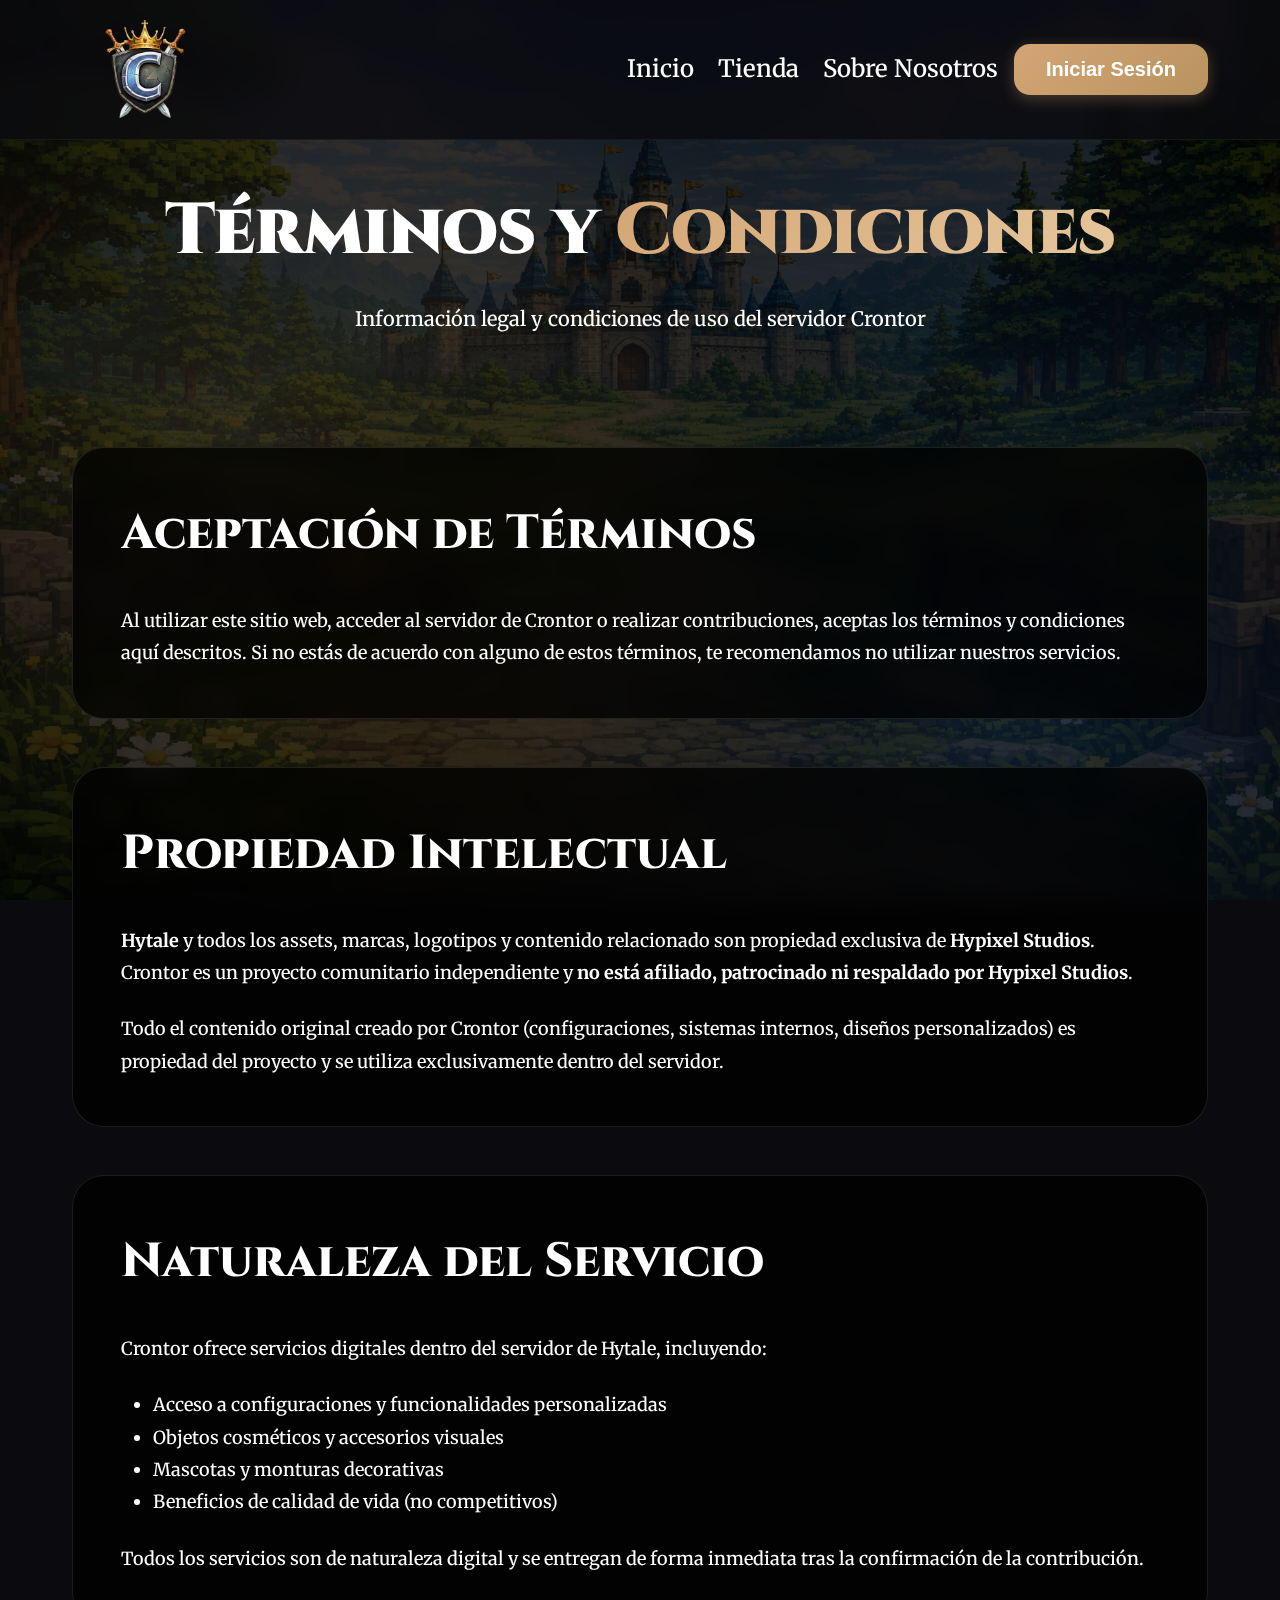
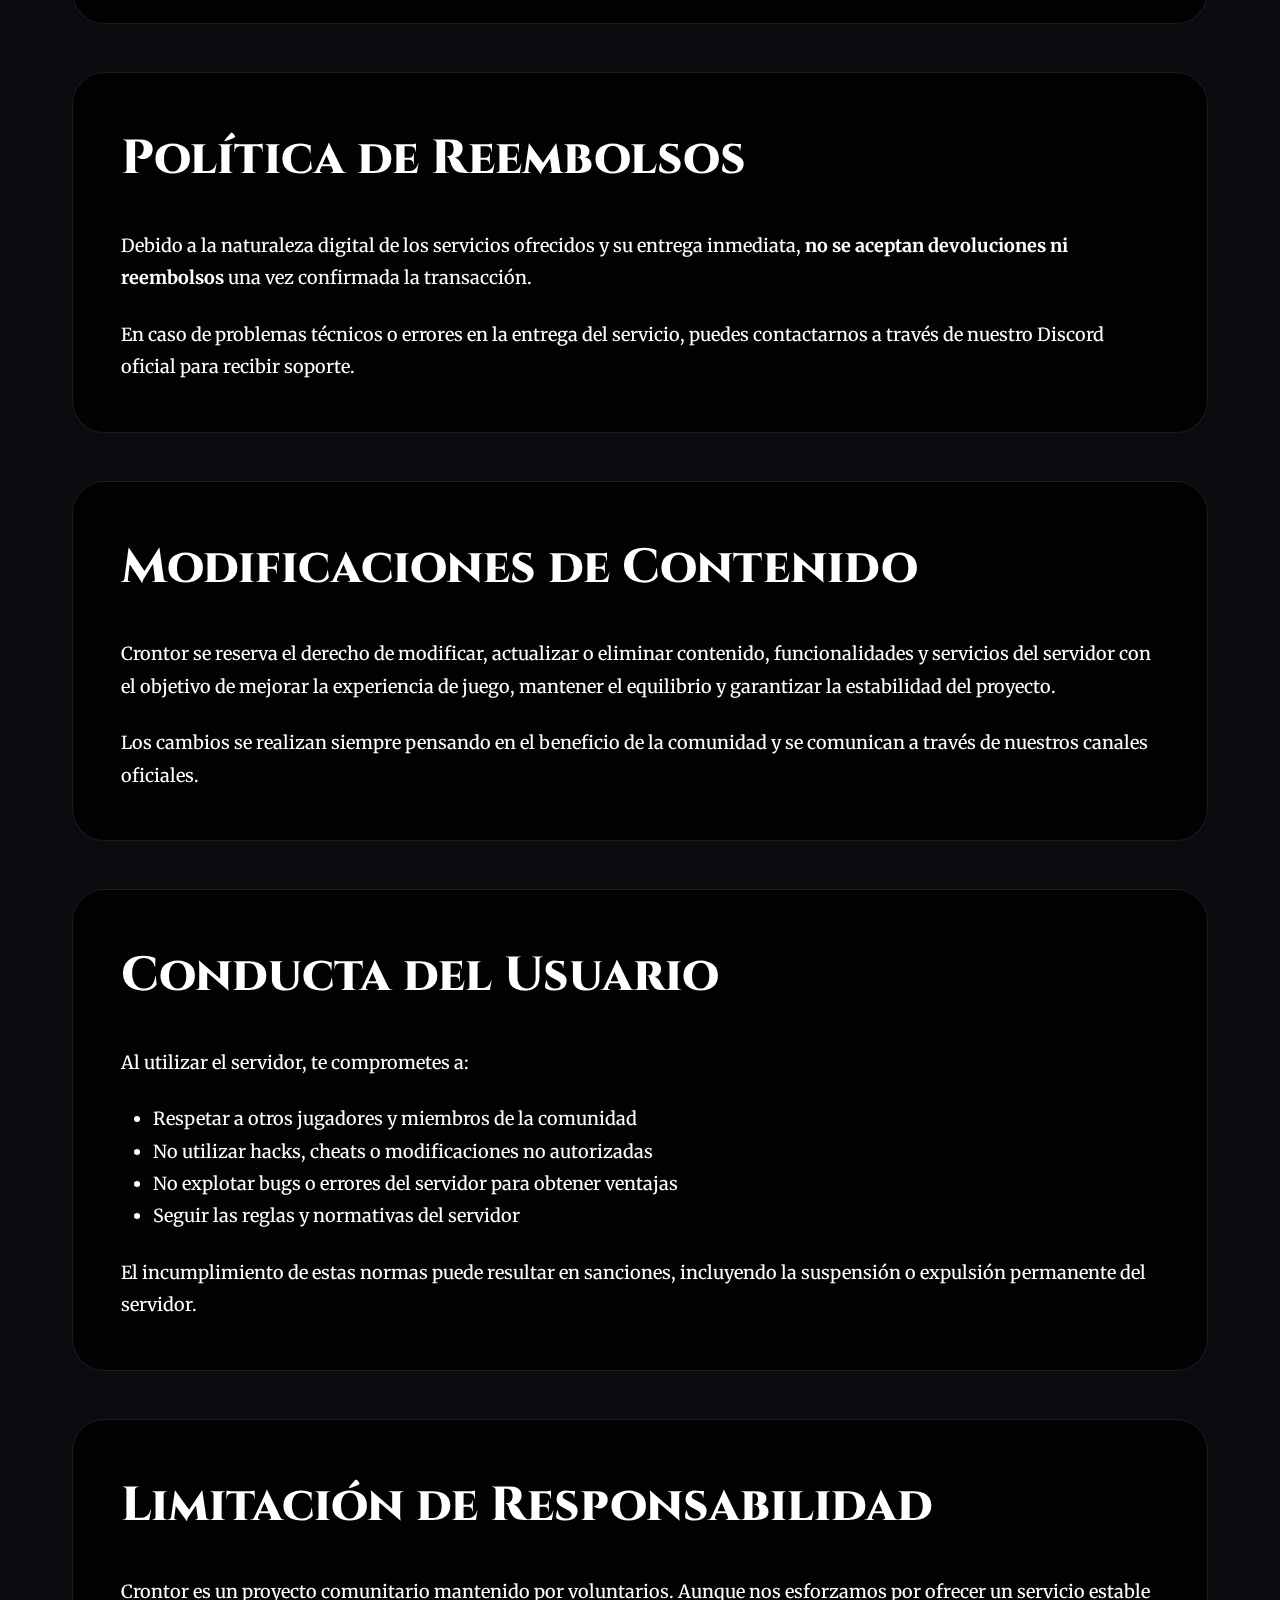
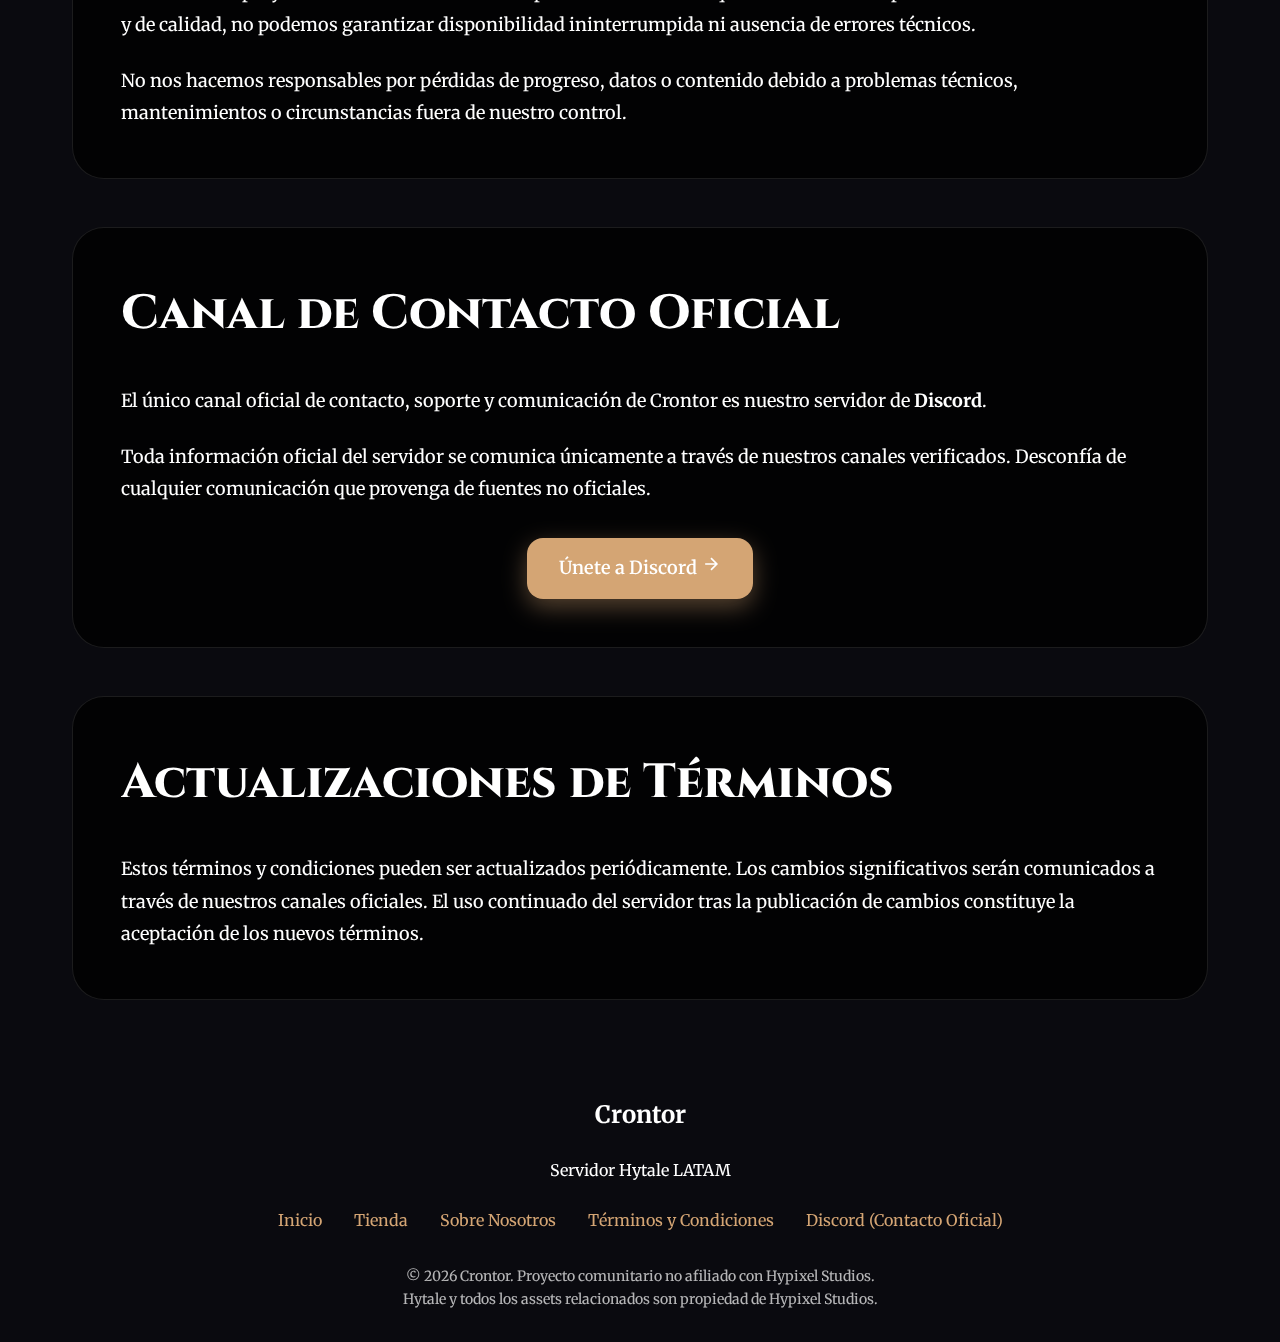
<file: terms.html>
<!DOCTYPE html>
<html lang="es">

<head>
    <meta charset="UTF-8">
    <meta name="viewport" content="width=device-width, initial-scale=1.0">
    <title>Términos y Condiciones - Crontor</title>
    <link rel="stylesheet" href="styles.css">
    <link rel="preconnect" href="https://fonts.googleapis.com">
    <link rel="preconnect" href="https://fonts.gstatic.com" crossorigin>
    <link
        href="https://fonts.googleapis.com/css2?family=Cinzel:wght@400;600;700;800&family=Merriweather:wght@300;400;700;900&display=swap"
        rel="stylesheet">
</head>

<body>
    <!-- Animated Background -->
    <div class="bg-grid"></div>
    <div class="bg-gradient"></div>
    <!-- Navigation -->
    <header class="header">
        <nav class="nav-container">
            <div class="logo">
                <a href="index.html">
                    <img src="imagenes_hytale/logo_pequeño.png" alt="Crontor" style="height: 140px;">
                </a>
            </div>

            <div class="nav-links">
                <a href="index.html" class="nav-link">Inicio</a>
                <a href="store.html" class="nav-link">Tienda</a>
                <a href="about.html" class="nav-link">Sobre Nosotros</a>

                <!-- (opcional) user-profile si lo usas en todas -->
                <div id="user-profile" class="user-profile" style="display: none;">
                    <div class="user-info">
                        <span class="user-rank">Aldeano</span>
                        <span class="user-name" id="user-name">Usuario</span>
                    </div>
                    <button onclick="logout()" class="btn-logout" title="Cerrar sesión">…</button>
                </div>
            </div>

            <!-- (opcional) botón login -->
            <button id="login-btn" onclick="openModal('login-modal')" class="btn btn-primary">
                Iniciar Sesión
            </button>
        </nav>
    </header>


    <!-- Hero Section -->
    <section class="hero" style="padding-top: 12rem; padding-bottom: 3rem;">

        <div class="container">
            <h1 class="hero-title" style="margin-bottom: var(--spacing-lg);">
                Términos y <span class="gradient-text">Condiciones</span>
            </h1>
            <p class="hero-description" style="max-width: 700px; margin: 0 auto;">
                Información legal y condiciones de uso del servidor Crontor
            </p>
        </div>
    </section>

    <!-- Terms Content -->
    <section class="section">
        <div class="container">
            <!-- Acceptance -->
            <div class="glass-card" style="padding: var(--spacing-xl); margin-bottom: var(--spacing-xl);">
                <h2 class="section-title" style="text-align: left; margin-bottom: var(--spacing-lg);">Aceptación de
                    Términos</h2>
                <p style="font-size: 1.125rem; line-height: 1.8;">
                    Al utilizar este sitio web, acceder al servidor de Crontor o realizar contribuciones, aceptas los
                    términos y condiciones aquí descritos. Si no estás de acuerdo con alguno de estos términos, te
                    recomendamos no utilizar nuestros servicios.
                </p>
            </div>

            <!-- Intellectual Property -->
            <div class="glass-card" style="padding: var(--spacing-xl); margin-bottom: var(--spacing-xl);">
                <h2 class="section-title" style="text-align: left; margin-bottom: var(--spacing-lg);">Propiedad
                    Intelectual</h2>
                <p style="font-size: 1.125rem; line-height: 1.8; margin-bottom: var(--spacing-md);">
                    <strong>Hytale</strong> y todos los assets, marcas, logotipos y contenido relacionado son propiedad
                    exclusiva de <strong>Hypixel Studios</strong>. Crontor es un proyecto comunitario independiente y
                    <strong>no está afiliado, patrocinado ni respaldado por Hypixel Studios</strong>.
                </p>
                <p style="font-size: 1.125rem; line-height: 1.8;">
                    Todo el contenido original creado por Crontor (configuraciones, sistemas internos, diseños
                    personalizados) es propiedad del proyecto y se utiliza exclusivamente dentro del servidor.
                </p>
            </div>

            <!-- Service Nature -->
            <div class="glass-card" style="padding: var(--spacing-xl); margin-bottom: var(--spacing-xl);">
                <h2 class="section-title" style="text-align: left; margin-bottom: var(--spacing-lg);">Naturaleza del
                    Servicio</h2>
                <p style="font-size: 1.125rem; line-height: 1.8; margin-bottom: var(--spacing-md);">
                    Crontor ofrece servicios digitales dentro del servidor de Hytale, incluyendo:
                </p>
                <ul
                    style="font-size: 1.125rem; line-height: 1.8; margin-left: var(--spacing-lg); margin-bottom: var(--spacing-md);">
                    <li>Acceso a configuraciones y funcionalidades personalizadas</li>
                    <li>Objetos cosméticos y accesorios visuales</li>
                    <li>Mascotas y monturas decorativas</li>
                    <li>Beneficios de calidad de vida (no competitivos)</li>
                </ul>
                <p style="font-size: 1.125rem; line-height: 1.8;">
                    Todos los servicios son de naturaleza digital y se entregan de forma inmediata tras la confirmación
                    de la contribución.
                </p>
            </div>

            <!-- No Refunds -->
            <div class="glass-card" style="padding: var(--spacing-xl); margin-bottom: var(--spacing-xl);">
                <h2 class="section-title" style="text-align: left; margin-bottom: var(--spacing-lg);">Política de
                    Reembolsos</h2>
                <p style="font-size: 1.125rem; line-height: 1.8; margin-bottom: var(--spacing-md);">
                    Debido a la naturaleza digital de los servicios ofrecidos y su entrega inmediata, <strong>no se
                        aceptan devoluciones ni reembolsos</strong> una vez confirmada la transacción.
                </p>
                <p style="font-size: 1.125rem; line-height: 1.8;">
                    En caso de problemas técnicos o errores en la entrega del servicio, puedes contactarnos a través de
                    nuestro Discord oficial para recibir soporte.
                </p>
            </div>

            <!-- Content Changes -->
            <div class="glass-card" style="padding: var(--spacing-xl); margin-bottom: var(--spacing-xl);">
                <h2 class="section-title" style="text-align: left; margin-bottom: var(--spacing-lg);">Modificaciones de
                    Contenido</h2>
                <p style="font-size: 1.125rem; line-height: 1.8; margin-bottom: var(--spacing-md);">
                    Crontor se reserva el derecho de modificar, actualizar o eliminar contenido, funcionalidades y
                    servicios del servidor con el objetivo de mejorar la experiencia de juego, mantener el equilibrio y
                    garantizar la estabilidad del proyecto.
                </p>
                <p style="font-size: 1.125rem; line-height: 1.8;">
                    Los cambios se realizan siempre pensando en el beneficio de la comunidad y se comunican a través de
                    nuestros canales oficiales.
                </p>
            </div>

            <!-- User Conduct -->
            <div class="glass-card" style="padding: var(--spacing-xl); margin-bottom: var(--spacing-xl);">
                <h2 class="section-title" style="text-align: left; margin-bottom: var(--spacing-lg);">Conducta del
                    Usuario</h2>
                <p style="font-size: 1.125rem; line-height: 1.8; margin-bottom: var(--spacing-md);">
                    Al utilizar el servidor, te comprometes a:
                </p>
                <ul
                    style="font-size: 1.125rem; line-height: 1.8; margin-left: var(--spacing-lg); margin-bottom: var(--spacing-md);">
                    <li>Respetar a otros jugadores y miembros de la comunidad</li>
                    <li>No utilizar hacks, cheats o modificaciones no autorizadas</li>
                    <li>No explotar bugs o errores del servidor para obtener ventajas</li>
                    <li>Seguir las reglas y normativas del servidor</li>
                </ul>
                <p style="font-size: 1.125rem; line-height: 1.8;">
                    El incumplimiento de estas normas puede resultar en sanciones, incluyendo la suspensión o expulsión
                    permanente del servidor.
                </p>
            </div>

            <!-- Liability -->
            <div class="glass-card" style="padding: var(--spacing-xl); margin-bottom: var(--spacing-xl);">
                <h2 class="section-title" style="text-align: left; margin-bottom: var(--spacing-lg);">Limitación de
                    Responsabilidad</h2>
                <p style="font-size: 1.125rem; line-height: 1.8; margin-bottom: var(--spacing-md);">
                    Crontor es un proyecto comunitario mantenido por voluntarios. Aunque nos esforzamos por ofrecer un
                    servicio estable y de calidad, no podemos garantizar disponibilidad ininterrumpida ni ausencia de
                    errores técnicos.
                </p>
                <p style="font-size: 1.125rem; line-height: 1.8;">
                    No nos hacemos responsables por pérdidas de progreso, datos o contenido debido a problemas técnicos,
                    mantenimientos o circunstancias fuera de nuestro control.
                </p>
            </div>

            <!-- Official Contact -->
            <div class="glass-card" style="padding: var(--spacing-xl); margin-bottom: var(--spacing-xl);">
                <h2 class="section-title" style="text-align: left; margin-bottom: var(--spacing-lg);">Canal de Contacto
                    Oficial</h2>
                <p style="font-size: 1.125rem; line-height: 1.8; margin-bottom: var(--spacing-md);">
                    El único canal oficial de contacto, soporte y comunicación de Crontor es nuestro servidor de
                    <strong>Discord</strong>.
                </p>
                <p style="font-size: 1.125rem; line-height: 1.8; margin-bottom: var(--spacing-lg);">
                    Toda información oficial del servidor se comunica únicamente a través de nuestros canales
                    verificados. Desconfía de cualquier comunicación que provenga de fuentes no oficiales.
                </p>
                <div style="text-align: center;">
                    <a href="https://discord.gg/6cc8HaNAQk" class="btn btn-hero" target="_blank">
                        Únete a Discord
                        <svg class="btn-icon" width="20" height="20" viewBox="0 0 24 24" fill="none"
                            stroke="currentColor" stroke-width="2">
                            <path d="M5 12h14M12 5l7 7-7 7" />
                        </svg>
                    </a>
                </div>
            </div>

            <!-- Updates -->
            <div class="glass-card" style="padding: var(--spacing-xl);">
                <h2 class="section-title" style="text-align: left; margin-bottom: var(--spacing-lg);">Actualizaciones de
                    Términos</h2>
                <p style="font-size: 1.125rem; line-height: 1.8;">
                    Estos términos y condiciones pueden ser actualizados periódicamente. Los cambios significativos
                    serán comunicados a través de nuestros canales oficiales. El uso continuado del servidor tras la
                    publicación de cambios constituye la aceptación de los nuevos términos.
                </p>
            </div>
        </div>
    </section>

    <!-- Footer -->
    <footer class="footer">
        <div class="container">
            <div style="text-align: center; margin-bottom: var(--spacing-lg);">
                <h3 style="font-size: 1.5rem; margin-bottom: var(--spacing-md);">Crontor</h3>
                <p style="margin-bottom: var(--spacing-md);">Servidor Hytale LATAM</p>
                <div style="display: flex; gap: var(--spacing-lg); justify-content: center; flex-wrap: wrap;">
                    <a href="index.html" style="color: var(--color-accent); text-decoration: none;">Inicio</a>
                    <a href="store.html" style="color: var(--color-accent); text-decoration: none;">Tienda</a>
                    <a href="about.html" style="color: var(--color-accent); text-decoration: none;">Sobre Nosotros</a>
                    <a href="terms.html" style="color: var(--color-accent); text-decoration: none;">Términos y
                        Condiciones</a>
                    <a href="https://discord.gg/6cc8HaNAQk" target="_blank"
                        style="color: var(--color-accent); text-decoration: none;">Discord (Contacto Oficial)</a>
                </div>
            </div>
            <p class="footer-text" style="font-size: 0.875rem; opacity: 0.7;">
                © 2026 Crontor. Proyecto comunitario no afiliado con Hypixel Studios.<br>
                Hytale y todos los assets relacionados son propiedad de Hypixel Studios.
            </p>
        </div>
    </footer>

    <script src="script.js"></script>
</body>

</html>
</file>
<file: assets/index-DOP08DAO.css>
:root{--color-dark-bg: #0a0a0f;--color-dark-secondary: #13131a;--color-dark-card: #1a1a24;--color-purple-primary: #d4a574;--color-purple-light: #e6c89c;--color-purple-dark: #b8935f;--color-blue-primary: #d4a574;--color-blue-light: #e6c89c;--color-text-primary: #ffffff;--color-text-secondary: #ffffff;--color-text-muted: #ffffff;--color-accent: #d4a574;--spacing-xs: .5rem;--spacing-sm: 1rem;--spacing-md: 1.5rem;--spacing-lg: 2rem;--spacing-xl: 3rem;--spacing-2xl: 4rem;--font-body: "Merriweather", Georgia, serif;--font-display: "Cinzel", Georgia, serif;--radius-sm: .5rem;--radius-md: 1rem;--radius-lg: 1.5rem;--radius-xl: 2rem;--transition-fast: .2s ease;--transition-normal: .3s ease;--transition-slow: .5s ease}*{margin:0;padding:0;box-sizing:border-box}html{scroll-behavior:smooth}body{margin:0;padding:0;font-family:Merriweather,Georgia,serif;background:var(--color-dark-bg);background-image:url(/assets/Fondo.png);background-size:cover;background-position:center;background-repeat:no-repeat;background-attachment:fixed;color:var(--color-text-primary);line-height:1.6;overflow-x:hidden;position:relative}body:before{content:"";position:fixed;top:0;left:0;width:100%;height:100%;background:#000000d9;z-index:-1;pointer-events:none}.bg-grid{position:fixed;top:0;left:0;width:100%;height:100%;background-image:linear-gradient(rgba(212,165,116,.03) 1px,transparent 1px),linear-gradient(90deg,rgba(212,165,116,.03) 1px,transparent 1px);background-size:50px 50px;z-index:-2;animation:gridMove 20s linear infinite}@keyframes gridMove{0%{transform:translate(0)}to{transform:translate(50px,50px)}}.bg-gradient{position:fixed;top:0;left:0;width:100%;height:100%;background:radial-gradient(circle at 20% 50%,rgba(212,165,116,.15) 0%,transparent 50%),radial-gradient(circle at 80% 80%,rgba(59,130,246,.15) 0%,transparent 50%);z-index:-1;animation:gradientShift 15s ease infinite}@keyframes gradientShift{0%,to{opacity:1}50%{opacity:.7}}.header{position:fixed;top:0;left:0;right:0;z-index:1000;background:#0a0a0fcc;-webkit-backdrop-filter:blur(12px);backdrop-filter:blur(12px);border-bottom:1px solid rgba(255,255,255,.05);padding:0;overflow:visible}.nav-container{max-width:1400px;margin:0 auto;padding:.5rem 2rem;display:flex;align-items:center;gap:2rem}.logo{flex-shrink:0;display:flex;align-items:center;z-index:10}.header-ip-container{background:#d4a5741a;border:1px solid rgba(212,165,116,.3);padding:.5rem 1.25rem;border-radius:var(--radius-md);cursor:pointer;transition:all var(--transition-fast);display:flex;align-items:center;gap:.5rem;z-index:5;white-space:nowrap;flex-shrink:0}.header-ip-container:hover{background:#d4a57433;border-color:var(--color-purple-primary);transform:translateY(-2px)}.header-ip-text{font-family:Courier New,monospace;font-weight:700;color:var(--color-accent);font-size:1.1rem;letter-spacing:1px}.header-ip-copy-badge{position:absolute;bottom:-30px;left:50%;transform:translate(-50%);background:var(--color-purple-primary);color:#000;font-size:.75rem;font-weight:900;padding:.25rem .75rem;border-radius:4px;opacity:0;visibility:hidden;transition:all .3s cubic-bezier(.4,0,.2,1);box-shadow:0 4px 10px #d4a5744d;white-space:nowrap}.header-ip-copy-badge.show{opacity:1;visibility:visible;bottom:-35px}.logo img{max-width:100%;height:auto;display:block}.logo-text{font-family:var(--font-display);font-size:1.5rem;font-weight:900;background:linear-gradient(135deg,var(--color-purple-primary),var(--color-blue-primary));-webkit-background-clip:text;-webkit-text-fill-color:transparent;background-clip:text;letter-spacing:2px}.nav-links{display:flex;gap:2.5rem;align-items:center;margin-left:auto}.nav-link{color:var(--color-text-secondary);text-decoration:none;font-size:1.25rem;font-weight:600;transition:color var(--transition-fast);white-space:nowrap}.nav-link:hover{color:var(--color-text-primary)}.user-profile{display:flex;align-items:center;gap:var(--spacing-sm);padding:.5rem 1rem;background:#d4a5741a;border:1px solid rgba(212,165,116,.3);border-radius:var(--radius-md)}.user-info{display:flex;flex-direction:column;align-items:flex-start;gap:.25rem}.user-rank{font-size:.875rem;font-weight:700;text-transform:uppercase;letter-spacing:.5px;color:var(--color-purple-light)}.user-name{font-size:1.125rem;font-weight:600;color:var(--color-text-primary)}.btn-logout{background:none;border:none;color:var(--color-text-muted);cursor:pointer;padding:.25rem;display:flex;align-items:center;justify-content:center;transition:color var(--transition-fast)}.btn-logout:hover{color:var(--color-text-primary)}.nav-actions{display:flex;align-items:center;gap:var(--spacing-md);margin-left:2.5rem}.cart-btn{position:relative;background:#ffffff0d;border:1px solid rgba(255,255,255,.1);color:var(--color-text-primary);width:48px;height:48px;border-radius:50%;display:flex;align-items:center;justify-content:center;cursor:pointer;transition:all .3s cubic-bezier(.4,0,.2,1);font-size:1.2rem}.cart-btn:hover{background:#d4a57426;border-color:var(--color-purple-primary);color:var(--color-purple-primary);transform:translateY(-2px);box-shadow:0 5px 15px #d4a57433}.cart-badge{position:absolute;top:-2px;right:-2px;background:var(--color-purple-primary);color:#000;font-size:.75rem;font-weight:900;min-width:20px;height:20px;border-radius:10px;display:flex;align-items:center;justify-content:center;padding:0 4px;border:2px solid var(--color-dark-bg);box-shadow:0 0 10px #d4a57480}.badge-animate{animation:badgePop .3s cubic-bezier(.175,.885,.32,1.275)}@keyframes badgePop{0%{transform:scale(.5)}to{transform:scale(1)}}.cart-modal-container{position:fixed;top:0;left:0;width:100%;height:100%;z-index:5000;display:flex;align-items:center;justify-content:center;padding:1rem}.modal-overlay{position:absolute;top:0;left:0;width:100%;height:100%;background:#000000d9;backdrop-filter:blur(10px);-webkit-backdrop-filter:blur(10px)}.cart-modal{position:relative;width:100%;max-width:600px;height:auto;max-height:90vh;background:#0f0f14d9!important;display:flex;flex-direction:column;overflow:hidden;padding:0!important}.cart-header{padding:2rem;display:flex;justify-content:space-between;align-items:center;border-bottom:1px solid rgba(255,255,255,.1)}.cart-header-title{display:flex;align-items:center;gap:1.25rem}.cart-icon-wrapper{width:50px;height:50px;background:#d4a5741a;border:1px solid rgba(212,165,116,.3);border-radius:12px;display:flex;align-items:center;justify-content:center;font-size:1.5rem;color:var(--color-purple-primary);box-shadow:0 0 20px #d4a5741a}.cart-title-text h2{font-family:var(--font-display);font-size:1.75rem;margin:0;color:#fff}.cart-subtitle{font-size:.875rem;color:var(--color-text-muted);font-weight:500}.cart-close{background:#ffffff0d;border:1px solid rgba(255,255,255,.1);color:var(--color-text-muted);width:36px;height:36px;border-radius:50%;display:flex;align-items:center;justify-content:center;cursor:pointer;transition:all .3s ease}.cart-close:hover{background:#ef44441a;color:#ef4444;border-color:#ef44444d}.cart-items-container{flex:1;overflow-y:auto;padding:1.5rem 2rem}.cart-items-container::-webkit-scrollbar{width:6px}.cart-items-container::-webkit-scrollbar-thumb{background:var(--color-purple-primary);border-radius:10px}.cart-item-card{display:grid;grid-template-columns:80px 1fr auto;gap:1.5rem;padding:1rem;background:#ffffff08;border:1px solid rgba(255,255,255,.05);border-radius:16px;margin-bottom:1rem;transition:all .3s ease}.cart-item-card:hover{background:#ffffff0d;border-color:#d4a57433;transform:scale(1.02)}.cart-item-image{width:80px;height:80px;background:#0000004d;border-radius:12px;padding:8px;display:flex;align-items:center;justify-content:center}.cart-item-image img{max-width:100%;max-height:100%;object-fit:contain}.cart-item-details{display:flex;flex-direction:column;justify-content:center}.cart-item-name{font-family:var(--font-display);font-size:1.125rem;margin-bottom:4px;color:#fff}.cart-item-category{font-size:.75rem;color:var(--color-purple-primary);text-transform:uppercase;letter-spacing:1px;font-weight:700}.price-tag{font-weight:700;color:var(--color-text-primary);font-size:1.125rem;margin-top:8px}.cart-item-actions-premium{display:flex;flex-direction:column;justify-content:space-between;align-items:flex-end}.premium-qty-selector{display:flex;align-items:center;background:#000;border:1px solid rgba(255,255,255,.1);border-radius:8px;padding:2px}.qty-action{width:28px;height:28px;border-radius:6px;border:none;background:transparent;color:var(--color-text-muted);cursor:pointer;display:flex;align-items:center;justify-content:center;transition:all .2s ease}.qty-action:hover{background:#ffffff0d;color:#fff}.qty-number{width:30px;text-align:center;font-weight:700;font-size:.9rem}.item-delete-btn{background:transparent;border:none;color:#ef444480;cursor:pointer;font-size:1rem;padding:5px;transition:all .3s ease}.item-delete-btn:hover{color:#ef4444;transform:scale(1.1)}.cart-premium-footer{padding:2rem;background:#0006;border-top:1px solid rgba(255,255,255,.1)}.cart-summary-premium{margin-bottom:2rem}.summary-row{display:flex;justify-content:space-between;color:var(--color-text-secondary);margin-bottom:.75rem}.total-row{margin-top:1.5rem;padding-top:1.5rem;border-top:1px dashed rgba(255,255,255,.1);align-items:center}.total-label span{display:block;font-family:var(--font-display);font-size:1.25rem;color:#fff}.total-label small{font-size:.75rem;color:var(--color-purple-primary)}.total-amount-box{text-align:right}.clp-total{display:block;font-size:1.75rem;font-weight:900;color:#fff;line-height:1}.usd-total{font-size:1rem;color:var(--color-purple-primary);font-weight:600}.cart-footer-actions{display:flex;flex-direction:column;gap:1rem}.btn-checkout-premium{width:100%;padding:1.25rem!important;font-size:1.25rem!important;font-family:var(--font-display);display:flex;align-items:center;justify-content:center;gap:1rem}.tebex-secure-note{text-align:center;font-size:.75rem;color:var(--color-text-muted);opacity:.7}@keyframes slideIn{0%{opacity:0;transform:translate(20px)}to{opacity:1;transform:translate(0)}}.animate-slide-in{animation:slideIn .4s ease forwards}.cart-item-card:nth-child(1){animation-delay:.1s}.cart-item-card:nth-child(2){animation-delay:.15s}.cart-item-card:nth-child(3){animation-delay:.2s}.cart-item-card:nth-child(4){animation-delay:.25s}.empty-cart-view{text-align:center;padding:3rem 0}.empty-icon{font-size:4rem;color:var(--color-purple-primary);opacity:.3;margin-bottom:2rem}.empty-cart-view h3{font-family:var(--font-display);font-size:1.5rem;margin-bottom:.5rem}.empty-cart-view p{color:var(--color-text-muted);margin-bottom:2rem}@media (max-width: 480px){.cart-item-card{grid-template-columns:60px 1fr;gap:1rem}.cart-item-actions-premium{grid-column:1 / -1;flex-direction:row;justify-content:space-between;align-items:center;background:#0003;padding:8px;border-radius:8px}.cart-item-image{width:60px;height:60px}}.btn{padding:.875rem 2rem;border-radius:var(--radius-md);font-weight:600;font-size:1.25rem;cursor:pointer;transition:all var(--transition-fast);border:none;text-decoration:none;display:inline-block}.btn-primary{background:linear-gradient(135deg,var(--color-purple-primary),var(--color-purple-dark));color:#fff;box-shadow:0 4px 15px #d4a5744d}.btn-primary:hover{transform:translateY(-2px);box-shadow:0 6px 20px #d4a57466}.btn-hero{background:linear-gradient(135deg,var(--color-purple-primary),var(--color-blue-primary));color:#fff;padding:1rem 2rem;font-size:1.125rem;box-shadow:0 8px 25px #d4a57466}.btn-hero:hover{transform:translateY(-3px);box-shadow:0 12px 35px #d4a57480}.btn-secondary{background:#6b72804d;border:1px solid rgba(156,163,175,.4);color:var(--color-text-primary)}.btn-secondary:hover{background:#6b728080;border-color:#9ca3af99;transform:translateY(-2px)}.btn-icon{transition:transform var(--transition-fast)}.btn:hover .btn-icon{transform:translate(4px)}.container{max-width:1200px;margin:0 auto;padding:0 2rem}.hero{padding-top:11rem;padding-bottom:4rem;text-align:center;position:relative}.hero-content{display:flex;flex-direction:column;align-items:center;gap:var(--spacing-lg)}.hero-title{font-family:var(--font-display);font-size:clamp(1.75rem,4vw,3rem);font-weight:900;line-height:1.1;letter-spacing:-1px}.gradient-text{background:linear-gradient(135deg,var(--color-purple-primary),var(--color-blue-light));-webkit-background-clip:text;-webkit-text-fill-color:transparent;background-clip:text;animation:gradientPulse 3s ease infinite}@keyframes gradientPulse{0%,to{opacity:1}50%{opacity:.8}}.hero-badge{display:inline-flex;align-items:center;gap:var(--spacing-sm);padding:var(--spacing-sm) var(--spacing-lg);background:#1a1a24e6;border:2px solid var(--color-accent);border-radius:2rem;font-size:.875rem;font-weight:600;color:var(--color-text-primary);margin:var(--spacing-lg) 0;box-shadow:0 4px 15px #d4a5744d}.badge-pulse{width:8px;height:8px;background:var(--color-purple-primary);border-radius:50%;animation:pulse 2s ease infinite}@keyframes pulse{0%,to{opacity:1;transform:scale(1)}50%{opacity:.5;transform:scale(1.2)}}.hero-description{font-size:1.1rem;color:var(--color-text-secondary);margin-bottom:var(--spacing-xl);max-width:700px;line-height:1.6}.section{padding:var(--spacing-2xl) 0;position:relative}.section-title{font-family:var(--font-display);font-size:clamp(2rem,4vw,3rem);font-weight:800;text-align:center;margin-bottom:var(--spacing-xl);background:linear-gradient(135deg,white,var(--color-text-secondary));-webkit-background-clip:text;-webkit-text-fill-color:transparent;background-clip:text}.cards-grid{display:grid;grid-template-columns:repeat(auto-fit,minmax(280px,1fr));gap:var(--spacing-lg);margin-top:var(--spacing-xl)}.card{padding:var(--spacing-lg);border-radius:var(--radius-lg);transition:all var(--transition-normal)}.glass-card{background:#0a0a0fb3;backdrop-filter:blur(15px);-webkit-backdrop-filter:blur(15px);border:1px solid rgba(255,255,255,.1);border-radius:2rem;transition:all var(--transition-normal);box-shadow:0 15px 35px #00000080}.glass-card:hover{transform:translateY(-8px);border-color:#d4a5744d;box-shadow:0 25px 50px #d4a57426}.card-icon{font-size:3rem;margin-bottom:var(--spacing-sm);display:flex;align-items:center;justify-content:center}.card-title{font-size:1.5rem;font-weight:700;margin-bottom:var(--spacing-sm);color:var(--color-text-primary)}.card-description{color:var(--color-text-secondary);line-height:1.7}.features-list{display:flex;flex-direction:column;gap:var(--spacing-xl);margin-top:var(--spacing-xl)}.feature-item{display:flex;gap:var(--spacing-lg);padding:var(--spacing-lg);background:#1a1a2466;border-radius:var(--radius-lg);border:1px solid rgba(255,255,255,.05);transition:all var(--transition-normal)}.feature-item:hover{background:#1a1a24b3;border-color:#d4a57433;transform:translate(10px)}.feature-icon-large{font-size:4rem;flex-shrink:0}.feature-content{flex:1}.feature-title{font-size:1.75rem;font-weight:700;margin-bottom:var(--spacing-sm);color:var(--color-text-primary)}.feature-description{color:var(--color-text-secondary);line-height:1.8;font-size:1.05rem}.roadmap-placeholder{padding:var(--spacing-xl);text-align:center;margin-top:var(--spacing-lg)}.roadmap-text{font-size:1.25rem;color:var(--color-text-muted);font-style:italic}.work-content{display:grid;grid-template-columns:repeat(auto-fit,minmax(300px,1fr));gap:var(--spacing-lg);margin-bottom:var(--spacing-lg)}.work-card{padding:var(--spacing-lg);border-radius:var(--radius-lg);transition:all var(--transition-normal)}.work-card:hover{transform:translateY(-5px);border-color:#d4a57466}.work-icon{font-size:3.5rem;margin-bottom:var(--spacing-sm)}.work-title{font-size:1.5rem;font-weight:700;margin-bottom:var(--spacing-sm);color:var(--color-text-primary)}.work-description{color:var(--color-text-secondary);line-height:1.7;margin-bottom:var(--spacing-md)}.work-cta{text-align:center;color:var(--color-text-secondary);font-size:1.05rem;padding:var(--spacing-lg);background:#d4a5740d;border-radius:var(--radius-md);border:1px solid rgba(212,165,116,.1)}.footer-cta{padding:var(--spacing-2xl) 0}.cta-content{text-align:center;display:flex;flex-direction:column;align-items:center;gap:var(--spacing-md)}.cta-title{font-family:var(--font-display);font-size:clamp(2rem,4vw,3rem);font-weight:800}.cta-description{font-size:1.125rem;color:var(--color-text-secondary);max-width:600px}.footer{padding:var(--spacing-lg) 0;text-align:center;background:#0a0a0fcc}.footer-text{color:var(--color-text-muted);font-size:.875rem}.animate-fade-in{animation:fadeIn .8s ease-out}.animate-slide-up{animation:slideUp .6s ease-out}@keyframes fadeIn{0%{opacity:0;transform:translateY(20px)}to{opacity:1;transform:translateY(0)}}@keyframes slideUp{0%{opacity:0;transform:translateY(30px)}to{opacity:1;transform:translateY(0)}}.cards-grid .card:nth-child(1){animation-delay:.1s}.cards-grid .card:nth-child(2){animation-delay:.2s}.cards-grid .card:nth-child(3){animation-delay:.3s}.features-list .feature-item:nth-child(1){animation-delay:.1s}.features-list .feature-item:nth-child(2){animation-delay:.2s}.features-list .feature-item:nth-child(3){animation-delay:.3s}.work-content .work-card:nth-child(1){animation-delay:.1s}.work-content .work-card:nth-child(2){animation-delay:.2s}@media (max-width: 768px){.nav-container{padding:1rem}.logo-text{font-size:1.25rem}.nav-links{gap:var(--spacing-sm)}.nav-link,.header-ip-container{display:none}.hero{padding-top:8rem;padding-bottom:4rem}.container{padding:0 1rem}.cards-grid{grid-template-columns:1fr}.feature-item{flex-direction:column;text-align:center}.feature-item:hover{transform:translateY(-5px)}.work-content{grid-template-columns:1fr}.btn-hero{width:100%;justify-content:center}}@media (max-width: 480px){.hero-badge{font-size:.875rem;padding:.5rem 1rem}.hero-description{font-size:1rem}.section{padding:var(--spacing-xl) 0}}.server-address-box{display:inline-flex;align-items:center;gap:var(--spacing-md);background:#1a1a24cc;border:2px solid rgba(212,165,116,.5);border-radius:var(--radius-md);padding:var(--spacing-lg) var(--spacing-xl);cursor:pointer;transition:all var(--transition-fast)}.server-address-box:first-of-type{margin-bottom:var(--spacing-sm)}.server-address,.server-address-ip{font-family:Courier New,monospace;font-size:1.75rem;color:var(--color-accent);font-weight:700}.server-address-box:hover{border-color:#d4a57499!important;background:#d4a5741a!important;transform:translateY(-2px);box-shadow:0 8px 20px #d4a57433}@media (max-width: 1080px){.server-address-box{padding:var(--spacing-md) var(--spacing-lg)!important}.server-address,.server-address-ip{font-size:1.4rem!important}}@media (max-width: 768px){.server-address-box{width:100%;justify-content:center}}@media (max-width: 480px){.server-address,.server-address-ip{font-size:1.1rem!important}.server-address-box{padding:var(--spacing-sm) var(--spacing-md)!important;gap:var(--spacing-sm)!important}}.blog-grid{display:grid;grid-template-columns:repeat(auto-fill,minmax(320px,1fr));gap:var(--spacing-lg);margin-top:var(--spacing-xl)}.blog-post{padding:var(--spacing-lg);border-radius:var(--radius-lg);transition:all var(--transition-normal);display:flex;flex-direction:column;gap:var(--spacing-md)}.blog-post:hover{transform:translateY(-8px);border-color:#d4a57466;box-shadow:0 20px 40px #d4a57440}.blog-post-header{display:flex;justify-content:space-between;align-items:center;gap:var(--spacing-sm);flex-wrap:wrap}.blog-date{color:var(--color-text-muted);font-size:.875rem;font-weight:500}.blog-category{background:linear-gradient(135deg,var(--color-purple-primary),var(--color-purple-dark));color:#fff;padding:.25rem .75rem;border-radius:50px;font-size:.75rem;font-weight:600;text-transform:uppercase;letter-spacing:.5px}.blog-post-title{font-size:1.5rem;font-weight:700;color:var(--color-text-primary);line-height:1.3;margin:0}.blog-post-excerpt{color:var(--color-text-secondary);line-height:1.7;font-size:1rem;flex-grow:1}.blog-post-footer{padding-top:var(--spacing-sm);border-top:1px solid rgba(255,255,255,.05)}.blog-author{color:var(--color-text-muted);font-size:.875rem;font-style:italic}@media (max-width: 768px){.blog-grid{grid-template-columns:1fr}}.modal{position:fixed;top:0;left:0;right:0;bottom:0;z-index:2000;display:flex;align-items:center;justify-content:center;padding:var(--spacing-md)}.modal-overlay{position:absolute;top:0;left:0;right:0;bottom:0;background:#000c;-webkit-backdrop-filter:blur(8px);backdrop-filter:blur(8px)}.modal-content{position:relative;width:100%;max-width:450px;padding:var(--spacing-xl);border-radius:var(--radius-xl);animation:modalSlideIn .3s ease-out}@keyframes modalSlideIn{0%{opacity:0;transform:translateY(-30px) scale(.95)}to{opacity:1;transform:translateY(0) scale(1)}}.modal-header{display:flex;justify-content:space-between;align-items:center;margin-bottom:var(--spacing-lg)}.modal-title{font-family:var(--font-display);font-size:1.75rem;font-weight:800;color:var(--color-text-primary)}.modal-close{background:none;border:none;color:var(--color-text-muted);font-size:2rem;cursor:pointer;transition:color var(--transition-fast);padding:0;width:32px;height:32px;display:flex;align-items:center;justify-content:center}.modal-close:hover{color:var(--color-text-primary)}.auth-form{display:flex;flex-direction:column;gap:var(--spacing-md)}.form-group{display:flex;flex-direction:column;gap:.5rem}.form-group label{color:var(--color-text-secondary);font-weight:600;font-size:.875rem;text-transform:uppercase;letter-spacing:.5px}.form-group input{background:#0000004d;border:1px solid rgba(255,255,255,.1);border-radius:var(--radius-md);padding:.875rem 1rem;color:var(--color-text-primary);font-family:var(--font-body);font-size:1rem;transition:all var(--transition-fast)}.form-group input:focus{outline:none;border-color:var(--color-purple-primary);box-shadow:0 0 0 3px #d4a5741a}.form-group input::placeholder{color:var(--color-text-muted)}.auth-divider{display:flex;align-items:center;gap:var(--spacing-sm);margin:var(--spacing-sm) 0;color:var(--color-text-muted);font-size:.875rem}.auth-divider:before,.auth-divider:after{content:"";flex:1;height:1px;background:#ffffff1a}.btn-text{background:none;border:none;color:var(--color-purple-light);font-family:var(--font-body);font-size:.875rem;font-weight:600;cursor:pointer;transition:color var(--transition-fast);padding:.5rem}.btn-text:hover{color:var(--color-purple-primary);text-decoration:underline}@media (max-width: 480px){.modal-content{padding:var(--spacing-lg)}.modal-title{font-size:1.5rem}}.category-filter{display:flex;gap:var(--spacing-sm);justify-content:center;flex-wrap:wrap}.category-btn{padding:1.25rem 2.5rem;background:#1a1a2499;border:1px solid rgba(255,255,255,.1);border-radius:var(--radius-md);color:var(--color-text-primary);font-size:1.5rem;font-weight:600;cursor:pointer;transition:all var(--transition-normal);-webkit-backdrop-filter:blur(10px);backdrop-filter:blur(10px)}.category-btn:hover{background:#d4a57433;border-color:var(--color-purple-primary);transform:translateY(-2px)}.category-btn.active{background:var(--color-purple-primary);border-color:var(--color-purple-primary);color:#fff}.products-grid{display:grid;grid-template-columns:repeat(auto-fill,minmax(280px,1fr));gap:var(--spacing-lg);margin-top:var(--spacing-xl)}.product-card{padding:0;border-radius:var(--radius-lg);transition:all var(--transition-normal);display:flex;flex-direction:column;overflow:hidden;position:relative}.product-card.hidden{display:none}.product-card:hover{transform:translateY(-8px);border-color:#d4a57466;box-shadow:0 20px 40px #d4a57440}.premium-card{border:2px solid rgba(212,165,116,.5)}.product-badge{position:absolute;top:1rem;right:1rem;background:#3b82f6e6;color:#fff;padding:.25rem .75rem;border-radius:50px;font-size:.75rem;font-weight:700;text-transform:uppercase;z-index:10}.product-badge.premium{background:linear-gradient(135deg,#fbbf24,#f59e0b)}.product-header{padding:var(--spacing-sm);text-align:center;background:#d4a5741a;border-bottom:1px solid rgba(255,255,255,.05);min-height:250px;display:flex;align-items:center;justify-content:center}.product-icon{font-size:3rem;margin-bottom:var(--spacing-sm)}.product-image{width:95%;max-width:100%;height:auto;margin:0 auto;display:block;border-radius:var(--radius-md);object-fit:contain}.coin-image{max-height:230px;height:230px;object-fit:contain}.product-title{font-size:1.5rem;font-weight:700;color:var(--color-text-primary);margin:0}.product-body{padding:var(--spacing-lg);flex-grow:1;display:flex;flex-direction:column;gap:var(--spacing-md)}.product-features{list-style:none;padding:0;margin:0;flex-grow:1}.product-features li{padding:.5rem 0;color:var(--color-text-secondary);font-size:1rem;border-bottom:1px solid rgba(255,255,255,.05)}.product-features li:last-child{border-bottom:none}.product-description{color:var(--color-text-secondary);line-height:1.6;font-size:1rem}.product-footer{display:flex;flex-direction:column;gap:var(--spacing-sm);padding-top:var(--spacing-sm);border-top:1px solid rgba(255,255,255,.05)}.product-actions{display:flex;gap:var(--spacing-sm);width:100%}.product-actions .btn{flex:1}.product-price{font-size:1.5rem;font-weight:700;color:var(--color-purple-light)}.product-price.premium{background:linear-gradient(135deg,#fbbf24,#f59e0b);-webkit-background-clip:text;-webkit-text-fill-color:transparent;background-clip:text}.btn-small{padding:.5rem 1rem;font-size:.875rem}.rank-caballero{background:linear-gradient(135deg,#9ca3af33,#6b728033)}.rank-conde{background:linear-gradient(135deg,#3b82f633,#2563eb33)}.rank-duque{background:linear-gradient(135deg,#d4a57433,#b8935f33)}.rank-soberano{background:linear-gradient(135deg,#fbbf2433,#f59e0b33)}.land-visual{display:inline-block;padding:1.5rem 2rem;background:#22c55e33;border:2px solid rgba(34,197,94,.4);border-radius:var(--radius-md);font-family:var(--font-display);font-size:2rem;font-weight:800;color:#22c55e;margin-bottom:var(--spacing-sm)}.land-visual.premium{background:linear-gradient(135deg,#fbbf2433,#f59e0b33);border-color:#fbbf2466;color:#fbbf24}.land-header{background:#22c55e1a}.coins-header{background:#fbbf241a}.accessory-header{background:#ec48991a}.checkout-info{display:flex;flex-direction:column;gap:var(--spacing-md);margin:var(--spacing-lg) 0}.checkout-item{display:flex;justify-content:space-between;padding:var(--spacing-sm);background:#0003;border-radius:var(--radius-sm)}.checkout-label{color:var(--color-text-muted);font-weight:600;font-size:.875rem}.checkout-value{color:var(--color-text-primary);font-weight:700}.checkout-note{background:#3b82f61a;border:1px solid rgba(59,130,246,.3);border-radius:var(--radius-md);padding:var(--spacing-sm);color:var(--color-text-secondary);font-size:.875rem;margin-bottom:var(--spacing-md);text-align:center}@media (max-width: 768px){.products-grid{grid-template-columns:1fr}.category-filter{gap:.5rem}.category-btn{padding:.5rem 1rem;font-size:.75rem}}.payment-methods{display:grid;grid-template-columns:repeat(2,1fr);gap:var(--spacing-md);margin-top:var(--spacing-md)}.payment-method-btn{background:#1a1a2499;border:1px solid rgba(255,255,255,.1);border-radius:var(--radius-md);padding:var(--spacing-lg);cursor:pointer;transition:all var(--transition-fast);text-align:center}.payment-method-btn:hover{background:#d4a57433;border-color:#d4a57466;transform:translateY(-4px);box-shadow:0 10px 25px #d4a57433}.payment-icon{font-size:2.5rem;margin-bottom:var(--spacing-sm)}.payment-name{font-size:1.125rem;font-weight:700;color:var(--color-text-primary);margin-bottom:var(--spacing-xs)}.payment-desc{font-size:.875rem;color:var(--color-text-muted)}@media (max-width: 640px){.payment-methods{grid-template-columns:1fr}}
</file>
<file: styles.css>
/* ===================================
   CSS VARIABLES & DESIGN SYSTEM
   =================================== */
:root {
    /* Colors */
    --color-dark-bg: #0a0a0f;
    --color-dark-secondary: #13131a;
    --color-dark-card: #1a1a24;
    --color-purple-primary: #d4a574;
    --color-purple-light: #e6c89c;
    --color-purple-dark: #b8935f;
    --color-blue-primary: #d4a574;
    --color-blue-light: #e6c89c;
    --color-text-primary: #ffffff;
    --color-text-secondary: #ffffff;
    --color-text-muted: #ffffff;
    --color-accent: #d4a574;

    /* Spacing */
    --spacing-xs: 0.5rem;
    --spacing-sm: 1rem;
    --spacing-md: 1.5rem;
    --spacing-lg: 2rem;
    --spacing-xl: 3rem;
    --spacing-2xl: 4rem;

    /* Typography */
    --font-body: 'Merriweather', Georgia, serif;
    --font-display: 'Cinzel', Georgia, serif;

    /* Border Radius */
    --radius-sm: 0.5rem;
    --radius-md: 1rem;
    --radius-lg: 1.5rem;
    --radius-xl: 2rem;

    /* Transitions */
    --transition-fast: 0.2s ease;
    --transition-normal: 0.3s ease;
    --transition-slow: 0.5s ease;
}

/* ===================================
   RESET & BASE STYLES
   =================================== */
* {
    margin: 0;
    padding: 0;
    box-sizing: border-box;
}

html {
    scroll-behavior: smooth;
}

body {
    margin: 0;
    padding: 0;
    font-family: 'Merriweather', Georgia, serif;
    background: var(--color-dark-bg);
    /* Background image - Castle */
    background-image: url('imagenes_hytale/Fondo.png');
    background-size: cover;
    background-position: center;
    background-repeat: no-repeat;
    background-attachment: fixed;
    color: var(--color-text-primary);
    line-height: 1.6;
    overflow-x: hidden;
    position: relative;
    z-index: 0;
}

/* Dark overlay on background image */
body::before {
    content: '';
    position: fixed;
    top: 0;
    left: 0;
    width: 100%;
    height: 100%;
    background: rgba(0, 0, 0, 0.85);
    /* Darker transparent overlay */
    z-index: -2;
    pointer-events: none;
}

/* ===================================
   ANIMATED BACKGROUND
   =================================== */
.bg-grid {
    position: fixed;
    top: 0;
    left: 0;
    width: 100%;
    height: 100%;
    background-image:
        linear-gradient(rgba(212, 165, 116, 0.03) 1px, transparent 1px),
        linear-gradient(90deg, rgba(212, 165, 116, 0.03) 1px, transparent 1px);
    background-size: 50px 50px;
    z-index: -3;
    animation: gridMove 20s linear infinite;
}

@keyframes gridMove {
    0% {
        transform: translate(0, 0);
    }

    100% {
        transform: translate(50px, 50px);
    }
}

.bg-gradient {
    position: fixed;
    top: 0;
    left: 0;
    width: 100%;
    height: 100%;
    background: radial-gradient(circle at 20% 50%, rgba(212, 165, 116, 0.15) 0%, transparent 50%),
        radial-gradient(circle at 80% 80%, rgba(59, 130, 246, 0.15) 0%, transparent 50%);
    z-index: -1;
    animation: gradientShift 15s ease infinite;
}

@keyframes gradientShift {

    0%,
    100% {
        opacity: 1;
    }

    50% {
        opacity: 0.7;
    }
}

/* ===================================
   HEADER & NAVIGATION
   =================================== */
.header {
    position: fixed;
    top: 0;
    left: 0;
    right: 0;
    z-index: 1000;
    background: rgba(10, 10, 15, 0.8);
    backdrop-filter: blur(12px);
    border-bottom: 1px solid rgba(255, 255, 255, 0.05);
    padding: var(--spacing-md) 0;
    overflow: visible;
}

.nav-container {
    max-width: 1200px;
    margin: 0 auto;
    padding: 1.25rem 2rem 1.25rem 0.5rem;
    display: flex;
    justify-content: space-between;
    align-items: center;
    position: relative;
}

.logo {
    position: absolute;
    left: 0;
    top: 50%;
    transform: translateY(-50%);
    display: flex;
    align-items: center;
    z-index: 10;
}

.logo img {
    max-width: 100%;
    height: auto;
    display: block;
}

.logo-text {
    font-family: var(--font-display);
    font-size: 1.5rem;
    font-weight: 900;
    background: linear-gradient(135deg, var(--color-purple-primary), var(--color-blue-primary));
    -webkit-background-clip: text;
    -webkit-text-fill-color: transparent;
    background-clip: text;
    letter-spacing: 2px;
}

.nav-links {
    display: flex;
    gap: var(--spacing-md);
    align-items: center;
    margin-left: auto;
    padding-right: 1rem;
}

.nav-link {
    color: var(--color-text-secondary);
    text-decoration: none;
    font-size: 1.5rem;
    font-weight: 500;
    transition: color var(--transition-fast);
}

.nav-link:hover {
    color: var(--color-text-primary);
}

/* User Profile in Header */
.user-profile {
    display: flex;
    align-items: center;
    gap: var(--spacing-sm);
    padding: 0.5rem 1rem;
    background: rgba(212, 165, 116, 0.1);
    border: 1px solid rgba(212, 165, 116, 0.3);
    border-radius: var(--radius-md);
}

.user-info {
    display: flex;
    flex-direction: column;
    align-items: flex-start;
    gap: 0.25rem;
}

.user-rank {
    font-size: 0.875rem;
    font-weight: 700;
    text-transform: uppercase;
    letter-spacing: 0.5px;
    color: var(--color-purple-light);
}

.user-name {
    font-size: 1.125rem;
    font-weight: 600;
    color: var(--color-text-primary);
}

.btn-logout {
    background: none;
    border: none;
    color: var(--color-text-muted);
    cursor: pointer;
    padding: 0.25rem;
    display: flex;
    align-items: center;
    justify-content: center;
    transition: color var(--transition-fast);
}

.btn-logout:hover {
    color: var(--color-text-primary);
}

/* ===================================
   BUTTONS
   =================================== */
.btn {
    padding: 0.875rem 2rem;
    border-radius: var(--radius-md);
    font-weight: 600;
    font-size: 1.25rem;
    cursor: pointer;
    transition: all var(--transition-fast);
    border: none;
    text-decoration: none;
    display: inline-block;
}

.btn-primary {
    background: linear-gradient(135deg, var(--color-purple-primary), var(--color-purple-dark));
    color: white;
    box-shadow: 0 4px 15px rgba(212, 165, 116, 0.3);
}

.btn-primary:hover {
    transform: translateY(-2px);
    box-shadow: 0 6px 20px rgba(212, 165, 116, 0.4);
}

.btn-hero {
    background: linear-gradient(135deg, var(--color-purple-primary), var(--color-blue-primary));
    color: white;
    padding: 1rem 2rem;
    font-size: 1.125rem;
    box-shadow: 0 8px 25px rgba(212, 165, 116, 0.4);
}

.btn-hero:hover {
    transform: translateY(-3px);
    box-shadow: 0 12px 35px rgba(212, 165, 116, 0.5);
}

.btn-secondary {
    background: rgba(107, 114, 128, 0.3);
    border: 1px solid rgba(156, 163, 175, 0.4);
    color: var(--color-text-primary);
}

.btn-secondary:hover {
    background: rgba(107, 114, 128, 0.5);
    border-color: rgba(156, 163, 175, 0.6);
    transform: translateY(-2px);
}

.btn-icon {
    transition: transform var(--transition-fast);
}

.btn:hover .btn-icon {
    transform: translateX(4px);
}

/* ===================================
   CONTAINER
   =================================== */
.container {
    max-width: 1200px;
    margin: 0 auto;
    padding: 0 2rem;
}

/* ===================================
   HERO SECTION
   =================================== */
.hero {
    padding-top: 10rem;
    padding-bottom: 6rem;
    text-align: center;
    position: relative;
}

.hero-content {
    display: flex;
    flex-direction: column;
    align-items: center;
    gap: var(--spacing-lg);
}

.hero-title {
    font-family: var(--font-display);
    font-size: clamp(2.5rem, 6vw, 4.5rem);
    font-weight: 900;
    line-height: 1.1;
    letter-spacing: -1px;
}

.gradient-text {
    background: linear-gradient(135deg, var(--color-purple-primary), var(--color-blue-light));
    -webkit-background-clip: text;
    -webkit-text-fill-color: transparent;
    background-clip: text;
    animation: gradientPulse 3s ease infinite;
}

@keyframes gradientPulse {

    0%,
    100% {
        opacity: 1;
    }

    50% {
        opacity: 0.8;
    }
}

.hero-badge {
    display: inline-flex;
    align-items: center;
    gap: var(--spacing-sm);
    padding: var(--spacing-sm) var(--spacing-lg);
    background: rgba(26, 26, 36, 0.9);
    border: 2px solid var(--color-accent);
    border-radius: 2rem;
    font-size: 0.875rem;
    font-weight: 600;
    color: var(--color-text-primary);
    margin: var(--spacing-lg) 0;
    box-shadow: 0 4px 15px rgba(212, 165, 116, 0.3);
}

.badge-pulse {
    width: 8px;
    height: 8px;
    background: var(--color-purple-primary);
    border-radius: 50%;
    animation: pulse 2s ease infinite;
}

@keyframes pulse {

    0%,
    100% {
        opacity: 1;
        transform: scale(1);
    }

    50% {
        opacity: 0.5;
        transform: scale(1.2);
    }
}

.hero-description {
    font-size: 1.25rem;
    color: var(--color-text-secondary);
    margin-bottom: var(--spacing-xl);
    max-width: 700px;
    line-height: 1.6;
}

/* ===================================
   SECTIONS
   =================================== */
.section {
    padding: var(--spacing-2xl) 0;
    position: relative;
}

.section-dark {
    /* Background removed to avoid double overlay */
}

.section-title {
    font-family: var(--font-display);
    font-size: clamp(2rem, 4vw, 3rem);
    font-weight: 800;
    text-align: center;
    margin-bottom: var(--spacing-xl);
    background: linear-gradient(135deg, white, var(--color-text-secondary));
    -webkit-background-clip: text;
    -webkit-text-fill-color: transparent;
    background-clip: text;
}

/* ===================================
   CARDS GRID (Detalles)
   =================================== */
.cards-grid {
    display: grid;
    grid-template-columns: repeat(auto-fit, minmax(280px, 1fr));
    gap: var(--spacing-lg);
    margin-top: var(--spacing-xl);
}

.card {
    padding: var(--spacing-lg);
    border-radius: var(--radius-lg);
    transition: all var(--transition-normal);
}

.glass-card {
    background: rgba(0, 0, 0, 0.75);
    backdrop-filter: blur(10px);
    border: 1px solid rgba(255, 255, 255, 0.1);
    border-radius: 2rem;
    transition: all var(--transition-normal);
}

.glass-card:hover {
    transform: translateY(-8px);
    border-color: rgba(212, 165, 116, 0.3);
    box-shadow: 0 20px 40px rgba(212, 165, 116, 0.2);
}

.card-icon {
    font-size: 3rem;
    margin-bottom: var(--spacing-sm);
}

.card-title {
    font-size: 1.5rem;
    font-weight: 700;
    margin-bottom: var(--spacing-sm);
    color: var(--color-text-primary);
}

.card-description {
    color: var(--color-text-secondary);
    line-height: 1.7;
}

/* ===================================
   FEATURES LIST (Características)
   =================================== */
.features-list {
    display: flex;
    flex-direction: column;
    gap: var(--spacing-xl);
    margin-top: var(--spacing-xl);
}

.feature-item {
    display: flex;
    gap: var(--spacing-lg);
    padding: var(--spacing-lg);
    background: rgba(26, 26, 36, 0.4);
    border-radius: var(--radius-lg);
    border: 1px solid rgba(255, 255, 255, 0.05);
    transition: all var(--transition-normal);
}

.feature-item:hover {
    background: rgba(26, 26, 36, 0.7);
    border-color: rgba(212, 165, 116, 0.2);
    transform: translateX(10px);
}

.feature-icon-large {
    font-size: 4rem;
    flex-shrink: 0;
}

.feature-content {
    flex: 1;
}

.feature-title {
    font-size: 1.75rem;
    font-weight: 700;
    margin-bottom: var(--spacing-sm);
    color: var(--color-text-primary);
}

.feature-description {
    color: var(--color-text-secondary);
    line-height: 1.8;
    font-size: 1.05rem;
}

/* ===================================
   ROADMAP
   =================================== */
.roadmap-placeholder {
    padding: var(--spacing-xl);
    text-align: center;
    margin-top: var(--spacing-lg);
}

.roadmap-text {
    font-size: 1.25rem;
    color: var(--color-text-muted);
    font-style: italic;
}

/* ===================================
   WORK WITH US
   =================================== */
.work-content {
    display: grid;
    grid-template-columns: repeat(auto-fit, minmax(300px, 1fr));
    gap: var(--spacing-lg);
    margin-bottom: var(--spacing-lg);
}

.work-card {
    padding: var(--spacing-lg);
    border-radius: var(--radius-lg);
    transition: all var(--transition-normal);
}

.work-card:hover {
    transform: translateY(-5px);
    border-color: rgba(212, 165, 116, 0.4);
}

.work-icon {
    font-size: 3.5rem;
    margin-bottom: var(--spacing-sm);
}

.work-title {
    font-size: 1.5rem;
    font-weight: 700;
    margin-bottom: var(--spacing-sm);
    color: var(--color-text-primary);
}

.work-description {
    color: var(--color-text-secondary);
    line-height: 1.7;
    margin-bottom: var(--spacing-md);
}

.work-cta {
    text-align: center;
    color: var(--color-text-secondary);
    font-size: 1.05rem;
    padding: var(--spacing-lg);
    background: rgba(212, 165, 116, 0.05);
    border-radius: var(--radius-md);
    border: 1px solid rgba(212, 165, 116, 0.1);
}

/* ===================================
   FOOTER CTA
   =================================== */
.footer-cta {
    padding: var(--spacing-2xl) 0;
}

.cta-content {
    text-align: center;
    display: flex;
    flex-direction: column;
    align-items: center;
    gap: var(--spacing-md);
}

.cta-title {
    font-family: var(--font-display);
    font-size: clamp(2rem, 4vw, 3rem);
    font-weight: 800;
}

.cta-description {
    font-size: 1.125rem;
    color: var(--color-text-secondary);
    max-width: 600px;
}

/* ===================================
   FOOTER
   =================================== */
.footer {
    padding: var(--spacing-lg) 0;
    text-align: center;
    background: rgba(10, 10, 15, 0.8);
}

.footer-text {
    color: var(--color-text-muted);
    font-size: 0.875rem;
}

/* ===================================
   ANIMATIONS
   =================================== */
.animate-fade-in {
    animation: fadeIn 0.8s ease-out;
}

.animate-slide-up {
    animation: slideUp 0.6s ease-out;
}

@keyframes fadeIn {
    from {
        opacity: 0;
        transform: translateY(20px);
    }

    to {
        opacity: 1;
        transform: translateY(0);
    }
}

@keyframes slideUp {
    from {
        opacity: 0;
        transform: translateY(30px);
    }

    to {
        opacity: 1;
        transform: translateY(0);
    }
}

/* Stagger animation delays for cards */
.cards-grid .card:nth-child(1) {
    animation-delay: 0.1s;
}

.cards-grid .card:nth-child(2) {
    animation-delay: 0.2s;
}

.cards-grid .card:nth-child(3) {
    animation-delay: 0.3s;
}

.features-list .feature-item:nth-child(1) {
    animation-delay: 0.1s;
}

.features-list .feature-item:nth-child(2) {
    animation-delay: 0.2s;
}

.features-list .feature-item:nth-child(3) {
    animation-delay: 0.3s;
}

.work-content .work-card:nth-child(1) {
    animation-delay: 0.1s;
}

.work-content .work-card:nth-child(2) {
    animation-delay: 0.2s;
}

/* ===================================
   RESPONSIVE DESIGN
   =================================== */
@media (max-width: 768px) {
    .nav-container {
        padding: 1rem;
    }

    .logo-text {
        font-size: 1.25rem;
    }

    .nav-links {
        gap: var(--spacing-sm);
    }

    .nav-link {
        display: none;
    }

    .hero {
        padding-top: 8rem;
        padding-bottom: 4rem;
    }

    .container {
        padding: 0 1rem;
    }

    .cards-grid {
        grid-template-columns: 1fr;
    }

    .feature-item {
        flex-direction: column;
        text-align: center;
    }

    .feature-item:hover {
        transform: translateY(-5px);
    }

    .work-content {
        grid-template-columns: 1fr;
    }

    .btn-hero {
        width: 100%;
        justify-content: center;
    }
}

@media (max-width: 480px) {
    .hero-badge {
        font-size: 0.875rem;
        padding: 0.5rem 1rem;
    }

    .hero-description {
        font-size: 1rem;
    }

    .section {
        padding: var(--spacing-xl) 0;
    }
}

/* Server Address Box Hover Effect */
.server-address-box:hover {
    border-color: rgba(212, 165, 116, 0.6) !important;
    background: rgba(212, 165, 116, 0.1) !important;
    transform: translateY(-2px);
    box-shadow: 0 8px 20px rgba(212, 165, 116, 0.2);
}

/* ===================================
   BLOG PAGE STYLES
   =================================== */
.blog-grid {
    display: grid;
    grid-template-columns: repeat(auto-fill, minmax(320px, 1fr));
    gap: var(--spacing-lg);
    margin-top: var(--spacing-xl);
}

.blog-post {
    padding: var(--spacing-lg);
    border-radius: var(--radius-lg);
    transition: all var(--transition-normal);
    display: flex;
    flex-direction: column;
    gap: var(--spacing-md);
}

.blog-post:hover {
    transform: translateY(-8px);
    border-color: rgba(212, 165, 116, 0.4);
    box-shadow: 0 20px 40px rgba(212, 165, 116, 0.25);
}

.blog-post-header {
    display: flex;
    justify-content: space-between;
    align-items: center;
    gap: var(--spacing-sm);
    flex-wrap: wrap;
}

.blog-date {
    color: var(--color-text-muted);
    font-size: 0.875rem;
    font-weight: 500;
}

.blog-category {
    background: linear-gradient(135deg, var(--color-purple-primary), var(--color-purple-dark));
    color: white;
    padding: 0.25rem 0.75rem;
    border-radius: 50px;
    font-size: 0.75rem;
    font-weight: 600;
    text-transform: uppercase;
    letter-spacing: 0.5px;
}

.blog-post-title {
    font-size: 1.5rem;
    font-weight: 700;
    color: var(--color-text-primary);
    line-height: 1.3;
    margin: 0;
}

.blog-post-excerpt {
    color: var(--color-text-secondary);
    line-height: 1.7;
    font-size: 1rem;
    flex-grow: 1;
}

.blog-post-footer {
    padding-top: var(--spacing-sm);
    border-top: 1px solid rgba(255, 255, 255, 0.05);
}

.blog-author {
    color: var(--color-text-muted);
    font-size: 0.875rem;
    font-style: italic;
}

/* Blog responsive */
@media (max-width: 768px) {
    .blog-grid {
        grid-template-columns: 1fr;
    }
}

/* ===================================
   MODAL STYLES
   =================================== */
.modal {
    position: fixed;
    top: 0;
    left: 0;
    right: 0;
    bottom: 0;
    z-index: 2000;
    display: flex;
    align-items: center;
    justify-content: center;
    padding: var(--spacing-md);
}

.modal-overlay {
    position: absolute;
    top: 0;
    left: 0;
    right: 0;
    bottom: 0;
    background: rgba(0, 0, 0, 0.8);
    backdrop-filter: blur(8px);
}

.section-dark {
    /* Background removed to avoid double overlay with body::before */
}

.modal-content {
    position: relative;
    width: 100%;
    max-width: 450px;
    padding: var(--spacing-xl);
    border-radius: var(--radius-xl);
    animation: modalSlideIn 0.3s ease-out;
}

@keyframes modalSlideIn {
    from {
        opacity: 0;
        transform: translateY(-30px) scale(0.95);
    }

    to {
        opacity: 1;
        transform: translateY(0) scale(1);
    }
}

.modal-header {
    display: flex;
    justify-content: space-between;
    align-items: center;
    margin-bottom: var(--spacing-lg);
}

.modal-title {
    font-family: var(--font-display);
    font-size: 1.75rem;
    font-weight: 800;
    color: var(--color-text-primary);
}

.modal-close {
    background: none;
    border: none;
    color: var(--color-text-muted);
    font-size: 2rem;
    cursor: pointer;
    transition: color var(--transition-fast);
    padding: 0;
    width: 32px;
    height: 32px;
    display: flex;
    align-items: center;
    justify-content: center;
}

.modal-close:hover {
    color: var(--color-text-primary);
}

/* ===================================
   FORM STYLES
   =================================== */
.auth-form {
    display: flex;
    flex-direction: column;
    gap: var(--spacing-md);
}

.form-group {
    display: flex;
    flex-direction: column;
    gap: 0.5rem;
}

.form-group label {
    color: var(--color-text-secondary);
    font-weight: 600;
    font-size: 0.875rem;
    text-transform: uppercase;
    letter-spacing: 0.5px;
}

.form-group input {
    background: rgba(0, 0, 0, 0.3);
    border: 1px solid rgba(255, 255, 255, 0.1);
    border-radius: var(--radius-md);
    padding: 0.875rem 1rem;
    color: var(--color-text-primary);
    font-family: var(--font-body);
    font-size: 1rem;
    transition: all var(--transition-fast);
}

.form-group input:focus {
    outline: none;
    border-color: var(--color-purple-primary);
    box-shadow: 0 0 0 3px rgba(212, 165, 116, 0.1);
}

.form-group input::placeholder {
    color: var(--color-text-muted);
}

.auth-divider {
    display: flex;
    align-items: center;
    gap: var(--spacing-sm);
    margin: var(--spacing-sm) 0;
    color: var(--color-text-muted);
    font-size: 0.875rem;
}

.auth-divider::before,
.auth-divider::after {
    content: '';
    flex: 1;
    height: 1px;
    background: rgba(255, 255, 255, 0.1);
}

.btn-text {
    background: none;
    border: none;
    color: var(--color-purple-light);
    font-family: var(--font-body);
    font-size: 0.875rem;
    font-weight: 600;
    cursor: pointer;
    transition: color var(--transition-fast);
    padding: 0.5rem;
}

.btn-text:hover {
    color: var(--color-purple-primary);
    text-decoration: underline;
}

/* Modal responsive */
@media (max-width: 480px) {
    .modal-content {
        padding: var(--spacing-lg);
    }

    .modal-title {
        font-size: 1.5rem;
    }
}

/* ===================================
   STORE PAGE STYLES
   =================================== */

/* Category Filter */
.category-filter {
    display: flex;
    gap: var(--spacing-sm);
    justify-content: center;
    flex-wrap: wrap;
}

.category-btn {
    padding: 1.25rem 2.5rem;
    background: rgba(26, 26, 36, 0.6);
    border: 1px solid rgba(255, 255, 255, 0.1);
    border-radius: var(--radius-md);
    color: var(--color-text-primary);
    font-size: 1.5rem;
    font-weight: 600;
    cursor: pointer;
    transition: all var(--transition-normal);
    backdrop-filter: blur(10px);
}

.category-btn:hover {
    background: rgba(212, 165, 116, 0.2);
    border-color: var(--color-purple-primary);
    transform: translateY(-2px);
}

.category-btn.active {
    background: var(--color-purple-primary);
    border-color: var(--color-purple-primary);
    color: white;
}

/* Products Grid */
.products-grid {
    display: grid;
    grid-template-columns: repeat(auto-fill, minmax(280px, 1fr));
    gap: var(--spacing-lg);
    margin-top: var(--spacing-xl);
}

.product-card {
    padding: 0;
    border-radius: var(--radius-lg);
    transition: all var(--transition-normal);
    display: flex;
    flex-direction: column;
    overflow: hidden;
    position: relative;
}

.product-card.hidden {
    display: none;
}

.product-card:hover {
    transform: translateY(-8px);
    border-color: rgba(212, 165, 116, 0.4);
    box-shadow: 0 20px 40px rgba(212, 165, 116, 0.25);
}

.premium-card {
    border: 2px solid rgba(212, 165, 116, 0.5);
}

.product-badge {
    position: absolute;
    top: 1rem;
    right: 1rem;
    background: rgba(59, 130, 246, 0.9);
    color: white;
    padding: 0.25rem 0.75rem;
    border-radius: 50px;
    font-size: 0.75rem;
    font-weight: 700;
    text-transform: uppercase;
    z-index: 10;
}

.product-badge.premium {
    background: linear-gradient(135deg, #fbbf24, #f59e0b);
}

.product-header {
    padding: var(--spacing-sm);
    text-align: center;
    background: rgba(212, 165, 116, 0.1);
    border-bottom: 1px solid rgba(255, 255, 255, 0.05);
    min-height: 250px;
    display: flex;
    align-items: center;
    justify-content: center;
}

.product-icon {
    font-size: 3rem;
    margin-bottom: var(--spacing-sm);
}

.product-image {
    width: 95%;
    max-width: 100%;
    height: auto;
    margin: 0 auto;
    display: block;
    border-radius: var(--radius-md);
    object-fit: contain;
}

.coin-image {
    max-height: 230px;
    height: 230px;
    object-fit: contain;
}

.product-title {
    font-size: 1.5rem;
    font-weight: 700;
    color: var(--color-text-primary);
    margin: 0;
}

.product-body {
    padding: var(--spacing-lg);
    flex-grow: 1;
    display: flex;
    flex-direction: column;
    gap: var(--spacing-md);
}

.product-features {
    list-style: none;
    padding: 0;
    margin: 0;
    flex-grow: 1;
}

.product-features li {
    padding: 0.5rem 0;
    color: var(--color-text-secondary);
    font-size: 1rem;
    border-bottom: 1px solid rgba(255, 255, 255, 0.05);
}

.product-features li:last-child {
    border-bottom: none;
}

.product-description {
    color: var(--color-text-secondary);
    line-height: 1.6;
    font-size: 1rem;
}

.product-footer {
    display: flex;
    flex-direction: column;
    gap: var(--spacing-sm);
    padding-top: var(--spacing-sm);
    border-top: 1px solid rgba(255, 255, 255, 0.05);
}

.product-actions {
    display: flex;
    gap: var(--spacing-sm);
    width: 100%;
}

.product-actions .btn {
    flex: 1;
}

.product-price {
    font-size: 1.5rem;
    font-weight: 700;
    color: var(--color-purple-light);
}

.product-price.premium {
    background: linear-gradient(135deg, #fbbf24, #f59e0b);
    -webkit-background-clip: text;
    -webkit-text-fill-color: transparent;
    background-clip: text;
}

.btn-small {
    padding: 0.5rem 1rem;
    font-size: 0.875rem;
}

/* Rank-specific colors */
.rank-caballero {
    background: linear-gradient(135deg, rgba(156, 163, 175, 0.2), rgba(107, 114, 128, 0.2));
}

.rank-conde {
    background: linear-gradient(135deg, rgba(59, 130, 246, 0.2), rgba(37, 99, 235, 0.2));
}

.rank-duque {
    background: linear-gradient(135deg, rgba(212, 165, 116, 0.2), rgba(184, 147, 95, 0.2));
}

.rank-soberano {
    background: linear-gradient(135deg, rgba(251, 191, 36, 0.2), rgba(245, 158, 11, 0.2));
}

/* Land visual */
.land-visual {
    display: inline-block;
    padding: 1.5rem 2rem;
    background: rgba(34, 197, 94, 0.2);
    border: 2px solid rgba(34, 197, 94, 0.4);
    border-radius: var(--radius-md);
    font-family: var(--font-display);
    font-size: 2rem;
    font-weight: 800;
    color: #22c55e;
    margin-bottom: var(--spacing-sm);
}

.land-visual.premium {
    background: linear-gradient(135deg, rgba(251, 191, 36, 0.2), rgba(245, 158, 11, 0.2));
    border-color: rgba(251, 191, 36, 0.4);
    color: #fbbf24;
}

.land-header {
    background: rgba(34, 197, 94, 0.1);
}

.coins-header {
    background: rgba(251, 191, 36, 0.1);
}

.accessory-header {
    background: rgba(236, 72, 153, 0.1);
}

/* Checkout Modal */
.checkout-info {
    display: flex;
    flex-direction: column;
    gap: var(--spacing-md);
    margin: var(--spacing-lg) 0;
}

.checkout-item {
    display: flex;
    justify-content: space-between;
    padding: var(--spacing-sm);
    background: rgba(0, 0, 0, 0.2);
    border-radius: var(--radius-sm);
}

.checkout-label {
    color: var(--color-text-muted);
    font-weight: 600;
    font-size: 0.875rem;
}

.checkout-value {
    color: var(--color-text-primary);
    font-weight: 700;
}

.checkout-note {
    background: rgba(59, 130, 246, 0.1);
    border: 1px solid rgba(59, 130, 246, 0.3);
    border-radius: var(--radius-md);
    padding: var(--spacing-sm);
    color: var(--color-text-secondary);
    font-size: 0.875rem;
    margin-bottom: var(--spacing-md);
    text-align: center;
}

/* Store responsive */
@media (max-width: 768px) {
    .products-grid {
        grid-template-columns: 1fr;
    }

    .category-filter {
        gap: 0.5rem;
    }

    .category-btn {
        padding: 0.5rem 1rem;
        font-size: 0.75rem;
    }
}

/* Payment Methods */
.payment-methods {
    display: grid;
    grid-template-columns: repeat(2, 1fr);
    gap: var(--spacing-md);
    margin-top: var(--spacing-md);
}

.payment-method-btn {
    background: rgba(26, 26, 36, 0.6);
    border: 1px solid rgba(255, 255, 255, 0.1);
    border-radius: var(--radius-md);
    padding: var(--spacing-lg);
    cursor: pointer;
    transition: all var(--transition-fast);
    text-align: center;
}

.payment-method-btn:hover {
    background: rgba(212, 165, 116, 0.2);
    border-color: rgba(212, 165, 116, 0.4);
    transform: translateY(-4px);
    box-shadow: 0 10px 25px rgba(212, 165, 116, 0.2);
}

.payment-icon {
    font-size: 2.5rem;
    margin-bottom: var(--spacing-sm);
}

.payment-name {
    font-size: 1.125rem;
    font-weight: 700;
    color: var(--color-text-primary);
    margin-bottom: var(--spacing-xs);
}

.payment-desc {
    font-size: 0.875rem;
    color: var(--color-text-muted);
}

@media (max-width: 640px) {
    .payment-methods {
        grid-template-columns: 1fr;
    }
}

/* ===================================
   SHOPPING CART STYLES
   =================================== */

.cart-icon-container {
    position: relative;
    cursor: pointer;
    margin-right: var(--spacing-md);
    transition: transform var(--transition-fast);
}

.cart-icon-container:hover {
    transform: translateY(-2px);
}

.cart-btn {
    background: rgba(255, 255, 255, 0.05);
    border: 1px solid rgba(255, 255, 255, 0.1);
    color: var(--color-text-primary);
    width: 45px;
    height: 45px;
    border-radius: 50%;
    display: flex;
    align-items: center;
    justify-content: center;
    cursor: pointer;
    transition: all var(--transition-fast);
}

.cart-btn:hover {
    background: rgba(212, 165, 116, 0.2);
    border-color: var(--color-accent);
    color: var(--color-accent);
}

.cart-badge {
    position: absolute;
    top: -5px;
    right: -5px;
    background: var(--color-accent);
    color: #000;
    font-size: 0.75rem;
    font-weight: 800;
    min-width: 20px;
    height: 20px;
    border-radius: 10px;
    display: flex;
    align-items: center;
    justify-content: center;
    padding: 0 4px;
    border: 2px solid var(--color-dark-bg);
}

/* Cart Modal Specifics */
.cart-modal-content {
    max-width: 600px !important;
    width: 95% !important;
}

.cart-items-list {
    max-height: 350px;
    overflow-y: auto;
    margin: var(--spacing-md) 0;
    padding-right: var(--spacing-xs);
}

.cart-items-list::-webkit-scrollbar {
    width: 6px;
}

.cart-items-list::-webkit-scrollbar-track {
    background: rgba(255, 255, 255, 0.05);
    border-radius: 3px;
}

.cart-items-list::-webkit-scrollbar-thumb {
    background: var(--color-accent);
    border-radius: 3px;
}

.empty-cart-msg {
    text-align: center;
    color: var(--color-text-muted);
    padding: var(--spacing-xl) 0;
    font-size: 1.1rem;
}

.cart-item {
    display: flex;
    align-items: center;
    gap: var(--spacing-md);
    padding: var(--spacing-md);
    background: rgba(255, 255, 255, 0.03);
    border: 1px solid rgba(255, 255, 255, 0.05);
    border-radius: var(--radius-md);
    margin-bottom: var(--spacing-sm);
    transition: transform var(--transition-fast);
}

.cart-item:hover {
    background: rgba(255, 255, 255, 0.05);
}

.cart-item-info {
    flex: 1;
}

.cart-item-name {
    font-weight: 700;
    color: var(--color-text-primary);
    margin-bottom: 2px;
}

.cart-item-price {
    color: var(--color-accent);
    font-weight: 600;
    font-size: 0.9rem;
}

.cart-item-controls {
    display: flex;
    align-items: center;
    gap: var(--spacing-sm);
    background: rgba(0, 0, 0, 0.3);
    padding: 4px;
    border-radius: var(--radius-sm);
}

.qty-btn {
    background: rgba(255, 255, 255, 0.1);
    border: none;
    color: white;
    width: 24px;
    height: 24px;
    border-radius: 4px;
    cursor: pointer;
    display: flex;
    align-items: center;
    justify-content: center;
    transition: background var(--transition-fast);
}

.qty-btn:hover {
    background: var(--color-accent);
    color: #000;
}

.cart-item-qty {
    font-weight: 700;
    min-width: 20px;
    text-align: center;
}

.remove-item-btn {
    background: none;
    border: none;
    color: rgba(239, 68, 68, 0.6);
    cursor: pointer;
    padding: 5px;
    transition: color var(--transition-fast);
}

.remove-item-btn:hover {
    color: rgb(239, 68, 68);
}

.cart-summary {
    padding-top: var(--spacing-md);
    border-top: 1px solid rgba(255, 255, 255, 0.1);
    margin-top: var(--spacing-md);
}

.summary-row {
    display: flex;
    justify-content: space-between;
    margin-bottom: 5px;
    color: var(--color-text-secondary);
}

.summary-row.total {
    font-size: 1.25rem;
    font-weight: 800;
    color: var(--color-text-primary);
    margin-top: 10px;
}

.cart-note {
    font-size: 0.8rem;
    color: var(--color-text-muted);
    font-style: italic;
    margin-top: 10px;
}

.cart-footer {
    display: flex;
    gap: var(--spacing-sm);
    margin-top: var(--spacing-xl);
}

.cart-footer button {
    flex: 1;
}

/* Notification Toast */
.notification-toast {
    position: fixed;
    bottom: -100px;
    left: 50%;
    transform: translateX(-50%);
    background: var(--color-accent);
    color: #000;
    padding: var(--spacing-sm) var(--spacing-xl);
    border-radius: 50px;
    font-weight: 700;
    box-shadow: 0 10px 30px rgba(0, 0, 0, 0.5);
    z-index: 2000;
    transition: bottom 0.5s cubic-bezier(0.175, 0.885, 0.32, 1.275);
    display: flex;
    align-items: center;
    gap: 10px;
}

.notification-toast.show {
    bottom: 30px;
}
</file>
